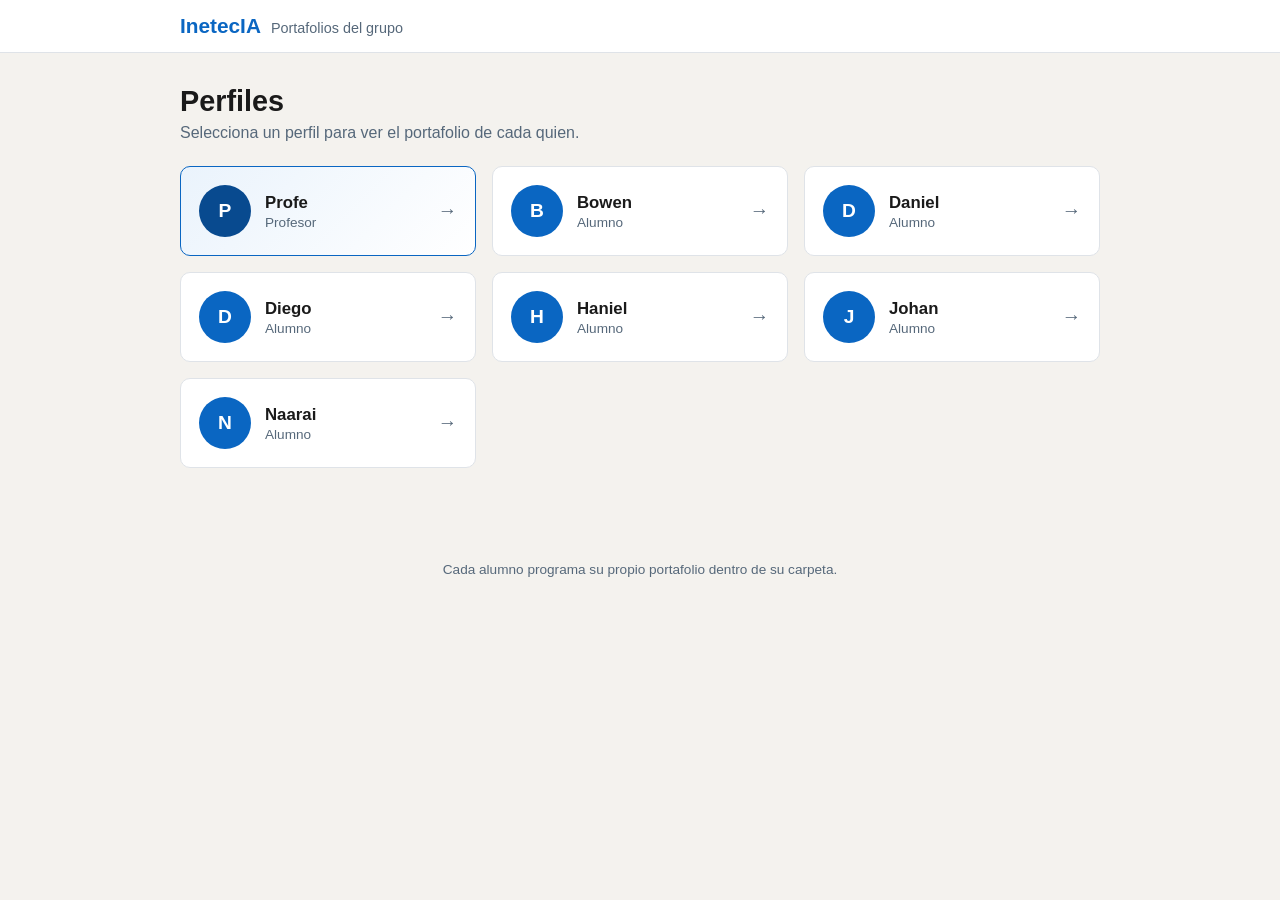
<file: docs/index.html>
<!DOCTYPE html>
<html lang="es">
<head>
  <meta charset="UTF-8">
  <meta name="viewport" content="width=device-width, initial-scale=1.0">
  <title>Portafolios InetecIA</title>
  <link rel="stylesheet" href="styles.css">
</head>
<body>
  <header class="topbar">
    <div class="topbar-inner">
      <span class="brand">InetecIA</span>
      <span class="tagline">Portafolios del grupo</span>
    </div>
  </header>

  <main class="container">
    <section class="intro">
      <h1>Perfiles</h1>
      <p>Selecciona un perfil para ver el portafolio de cada quien.</p>
    </section>

    <section class="profiles" id="profiles">
      <!-- Las tarjetas se generan dinámicamente en app.js -->
    </section>
  </main>

  <footer class="footer">
    <p>Cada alumno programa su propio portafolio dentro de su carpeta.</p>
  </footer>

  <script src="app.js"></script>
</body>
</html>
</file>
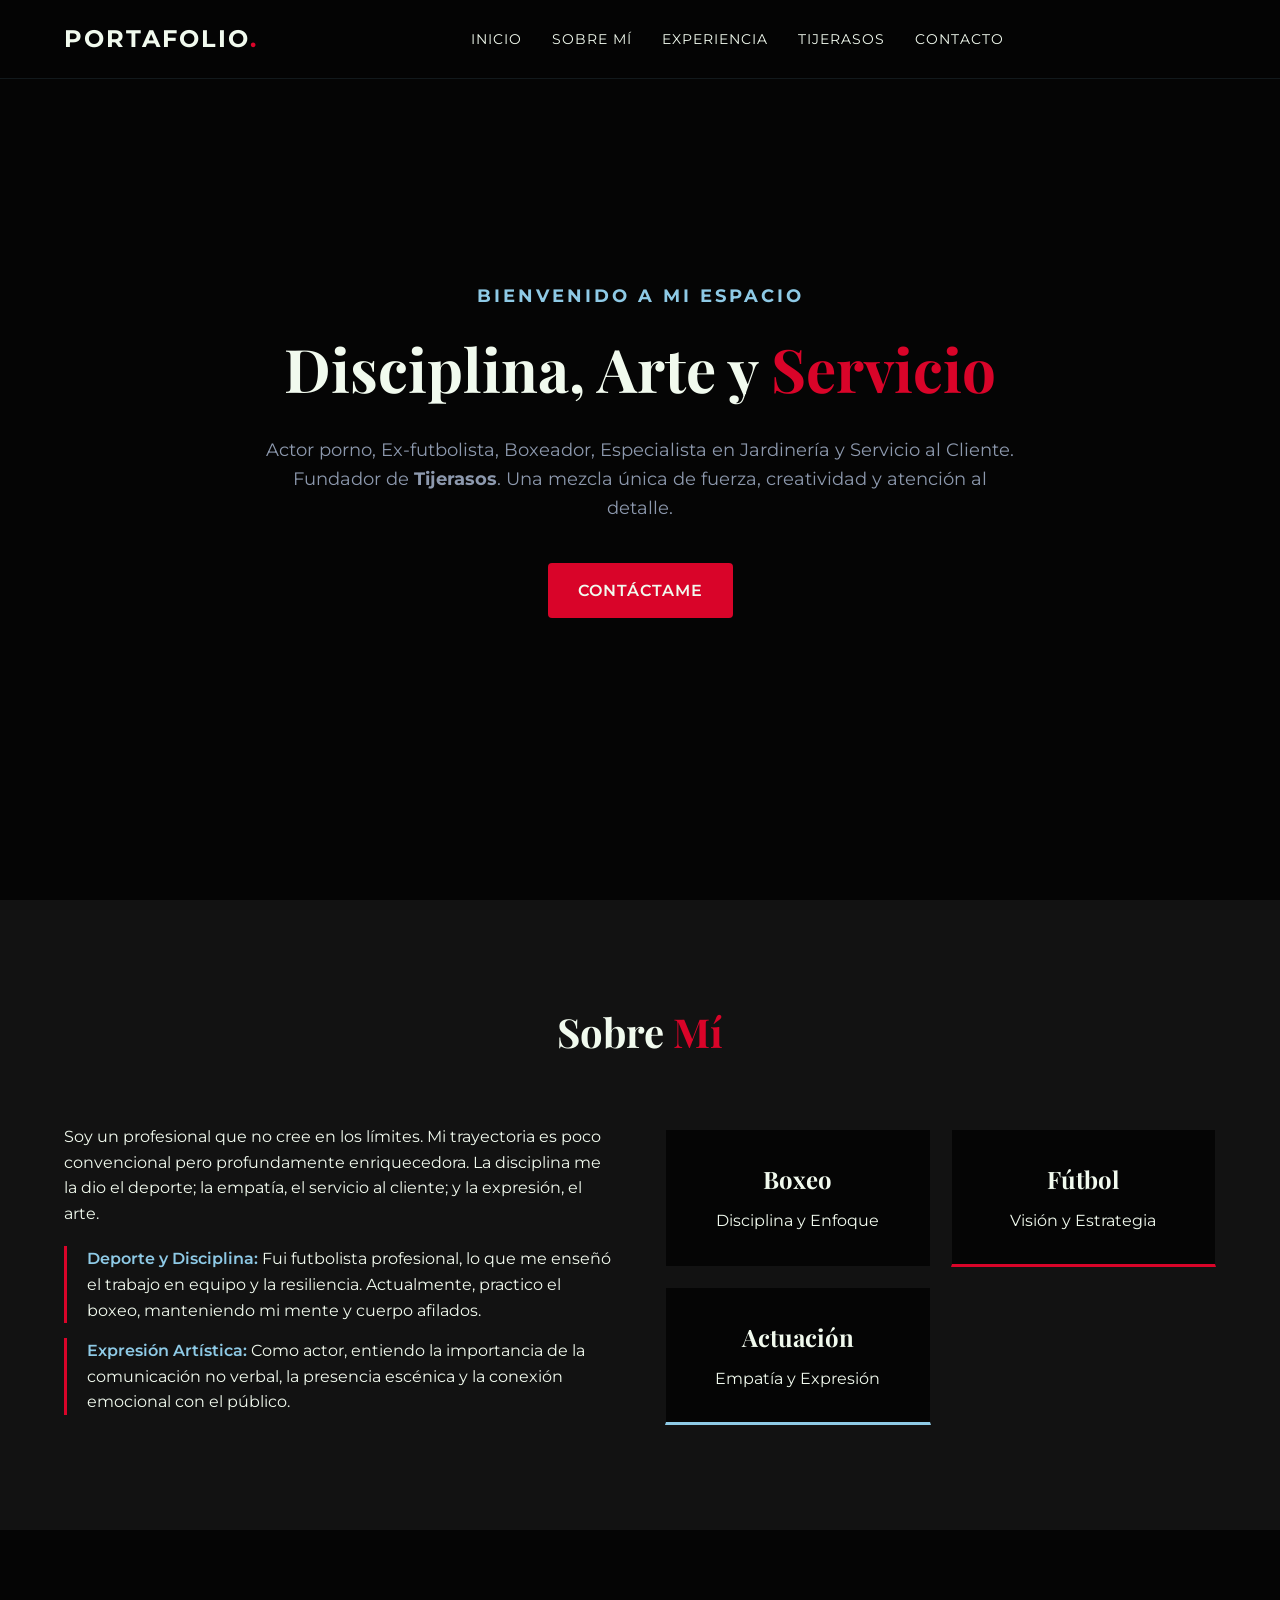
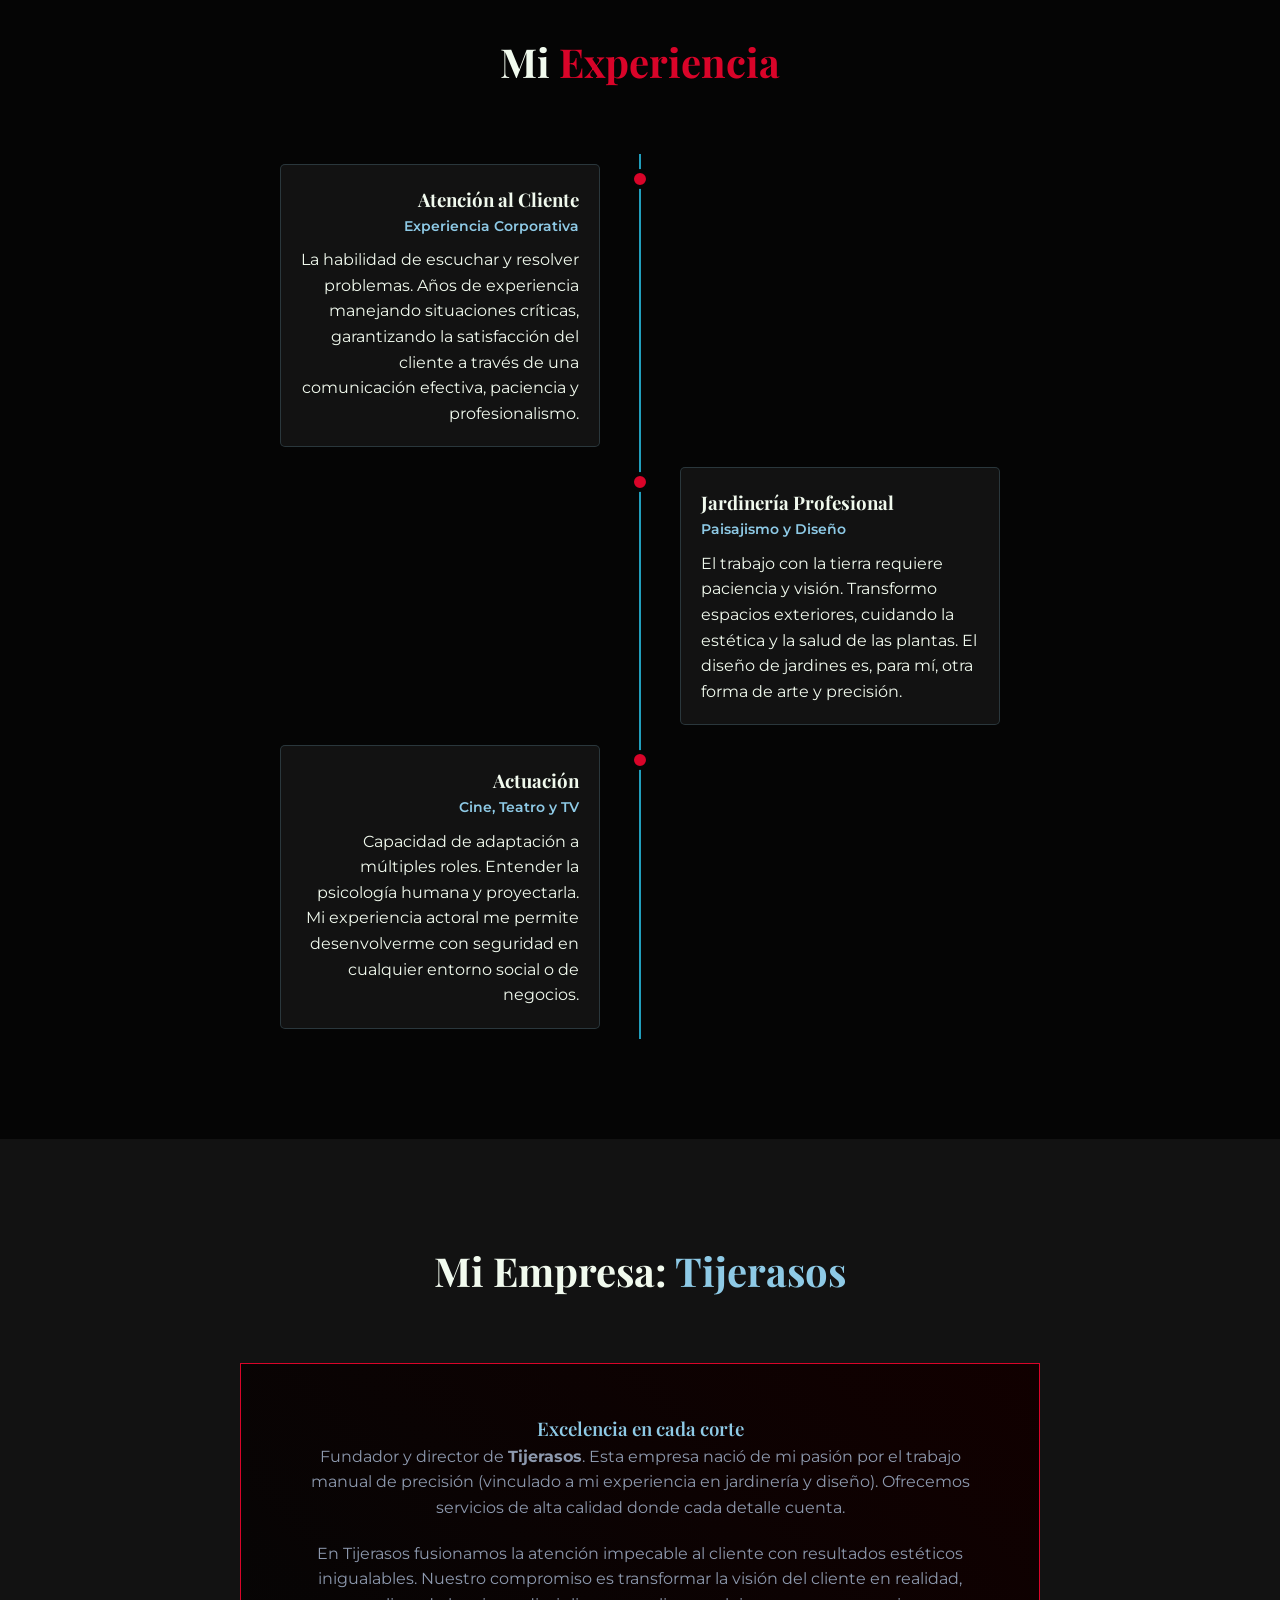
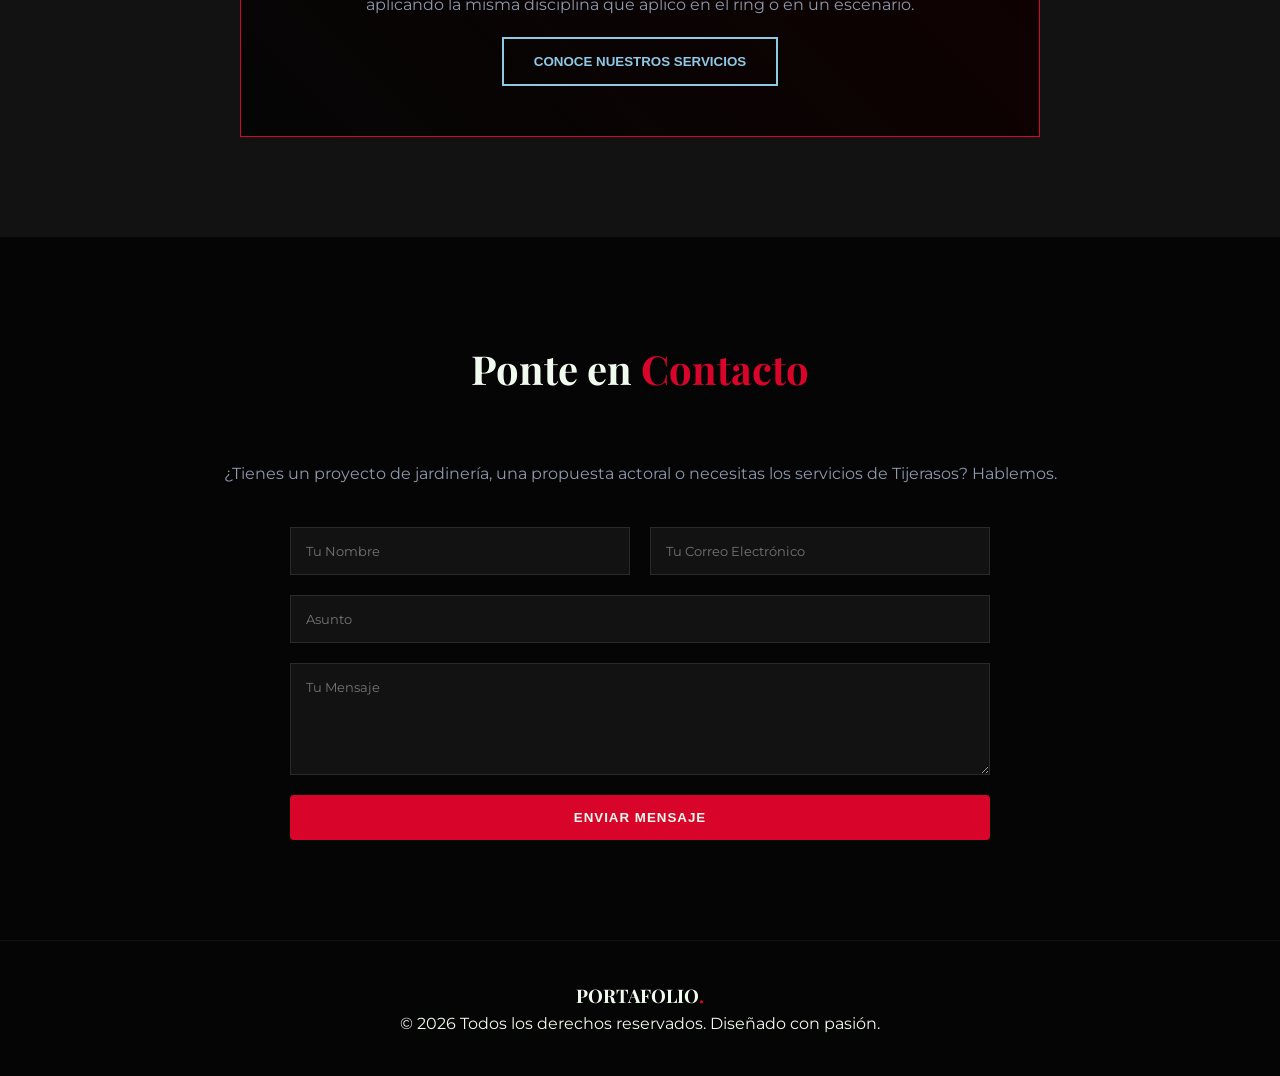
<file: docs/Bowen/indexbowen.html>
<!DOCTYPE html>
<html lang="es">
<head>
    <meta charset="UTF-8">
    <meta name="viewport" content="width=device-width, initial-scale=1.0">
    <title>Portafolio Profesional | Multidisciplinario</title>
    <link rel="stylesheet" href="stylesbowen.css">
    <!-- Fuentes de Google Fonts para un diseño elegante -->
    <link href="https://fonts.googleapis.com/css2?family=Montserrat:wght@300;400;600;700&family=Playfair+Display:wght@700&display=swap" rel="stylesheet">
</head>
<body>

    <!-- Navegación -->
    <nav id="navbar">
        <div class="logo">PORTAFOLIO<span>.</span></div>
        <ul class="nav-links">
            <li><a href="#inicio">Inicio</a></li>
            <li><a href="#sobre-mi">Sobre Mí</a></li>
            <li><a href="#experiencia">Experiencia</a></li>
            <li><a href="#tijerasos">Tijerasos</a></li>
            <li><a href="#contacto">Contacto</a></li>
        </ul>
        <div class="menu-toggle" id="mobile-menu">
            <span class="bar"></span>
            <span class="bar"></span>
            <span class="bar"></span>
        </div>
    </nav>

    <!-- Sección de Inicio (Hero) -->
    <header id="inicio" class="hero-section">
        <div class="hero-content reveal">
            <h2 class="subtitle">Bienvenido a mi espacio</h2>
            <h1 class="title">Disciplina, Arte y <span>Servicio</span></h1>
            <p class="description">
                Actor porno, Ex-futbolista, Boxeador, Especialista en Jardinería y Servicio al Cliente. 
                Fundador de <strong>Tijerasos</strong>. Una mezcla única de fuerza, creatividad y atención al detalle.
            </p>
            <a href="#contacto" class="btn-primary">Contáctame</a>
        </div>
    </header>

    <!-- Sección Sobre Mí -->
    <section id="sobre-mi" class="about-section dark-bg">
        <div class="container reveal">
            <h2 class="section-title">Sobre <span>Mí</span></h2>
            <div class="about-grid">
                <div class="about-text">
                    <p>Soy un profesional que no cree en los límites. Mi trayectoria es poco convencional pero profundamente enriquecedora. La disciplina me la dio el deporte; la empatía, el servicio al cliente; y la expresión, el arte.</p>
                    <ul class="skills-list">
                        <li><span class="blue-text">Deporte y Disciplina:</span> Fui futbolista profesional, lo que me enseñó el trabajo en equipo y la resiliencia. Actualmente, practico el boxeo, manteniendo mi mente y cuerpo afilados.</li>
                        <li><span class="blue-text">Expresión Artística:</span> Como actor, entiendo la importancia de la comunicación no verbal, la presencia escénica y la conexión emocional con el público.</li>
                    </ul>
                </div>
                <div class="about-stats">
                    <div class="stat-box">
                        <h3>Boxeo</h3>
                        <p>Disciplina y Enfoque</p>
                    </div>
                    <div class="stat-box red-box">
                        <h3>Fútbol</h3>
                        <p>Visión y Estrategia</p>
                    </div>
                    <div class="stat-box blue-box">
                        <h3>Actuación</h3>
                        <p>Empatía y Expresión</p>
                    </div>
                </div>
            </div>
        </div>
    </section>

    <!-- Sección de Experiencia Profesional -->
    <section id="experiencia" class="experience-section">
        <div class="container reveal">
            <h2 class="section-title">Mi <span>Experiencia</span></h2>
            <div class="timeline">
                <div class="timeline-item">
                    <div class="timeline-dot"></div>
                    <div class="timeline-content">
                        <h3>Atención al Cliente</h3>
                        <p class="timeline-date">Experiencia Corporativa</p>
                        <p>La habilidad de escuchar y resolver problemas. Años de experiencia manejando situaciones críticas, garantizando la satisfacción del cliente a través de una comunicación efectiva, paciencia y profesionalismo.</p>
                    </div>
                </div>
                <div class="timeline-item">
                    <div class="timeline-dot"></div>
                    <div class="timeline-content">
                        <h3>Jardinería Profesional</h3>
                        <p class="timeline-date">Paisajismo y Diseño</p>
                        <p>El trabajo con la tierra requiere paciencia y visión. Transformo espacios exteriores, cuidando la estética y la salud de las plantas. El diseño de jardines es, para mí, otra forma de arte y precisión.</p>
                    </div>
                </div>
                <div class="timeline-item">
                    <div class="timeline-dot"></div>
                    <div class="timeline-content">
                        <h3>Actuación</h3>
                        <p class="timeline-date">Cine, Teatro y TV</p>
                        <p>Capacidad de adaptación a múltiples roles. Entender la psicología humana y proyectarla. Mi experiencia actoral me permite desenvolverme con seguridad en cualquier entorno social o de negocios.</p>
                    </div>
                </div>
            </div>
        </div>
    </section>

    <!-- Sección de la Empresa -->
    <section id="tijerasos" class="company-section dark-bg">
        <div class="container reveal">
            <h2 class="section-title">Mi Empresa: <span class="brand-name">Tijerasos</span></h2>
            <div class="company-content">
                <div class="company-text">
                    <h3 class="blue-text">Excelencia en cada corte</h3>
                    <p>Fundador y director de <strong>Tijerasos</strong>. Esta empresa nació de mi pasión por el trabajo manual de precisión (vinculado a mi experiencia en jardinería y diseño). Ofrecemos servicios de alta calidad donde cada detalle cuenta.</p>
                    <p>En Tijerasos fusionamos la atención impecable al cliente con resultados estéticos inigualables. Nuestro compromiso es transformar la visión del cliente en realidad, aplicando la misma disciplina que aplico en el ring o en un escenario.</p>
                    <button class="btn-secondary">Conoce nuestros servicios</button>
                </div>
            </div>
        </div>
    </section>

    <!-- Sección de Contacto -->
    <section id="contacto" class="contact-section">
        <div class="container reveal">
            <h2 class="section-title">Ponte en <span>Contacto</span></h2>
            <p class="contact-subtitle">¿Tienes un proyecto de jardinería, una propuesta actoral o necesitas los servicios de Tijerasos? Hablemos.</p>
            <form id="contact-form" class="contact-form">
                <div class="input-group">
                    <input type="text" placeholder="Tu Nombre" required>
                    <input type="email" placeholder="Tu Correo Electrónico" required>
                </div>
                <input type="text" placeholder="Asunto" required>
                <textarea rows="5" placeholder="Tu Mensaje" required></textarea>
                <button type="submit" class="btn-primary">Enviar Mensaje</button>
            </form>
        </div>
    </section>

    <!-- Pie de página -->
    <footer>
        <div class="footer-content">
            <h3>PORTAFOLIO<span>.</span></h3>
            <p>© 2026 Todos los derechos reservados. Diseñado con pasión.</p>
        </div>
    </footer>

    <!-- Archivo JS solicitado -->
    <script src="appbowen.js"></script>
</body>
</html>
</file>
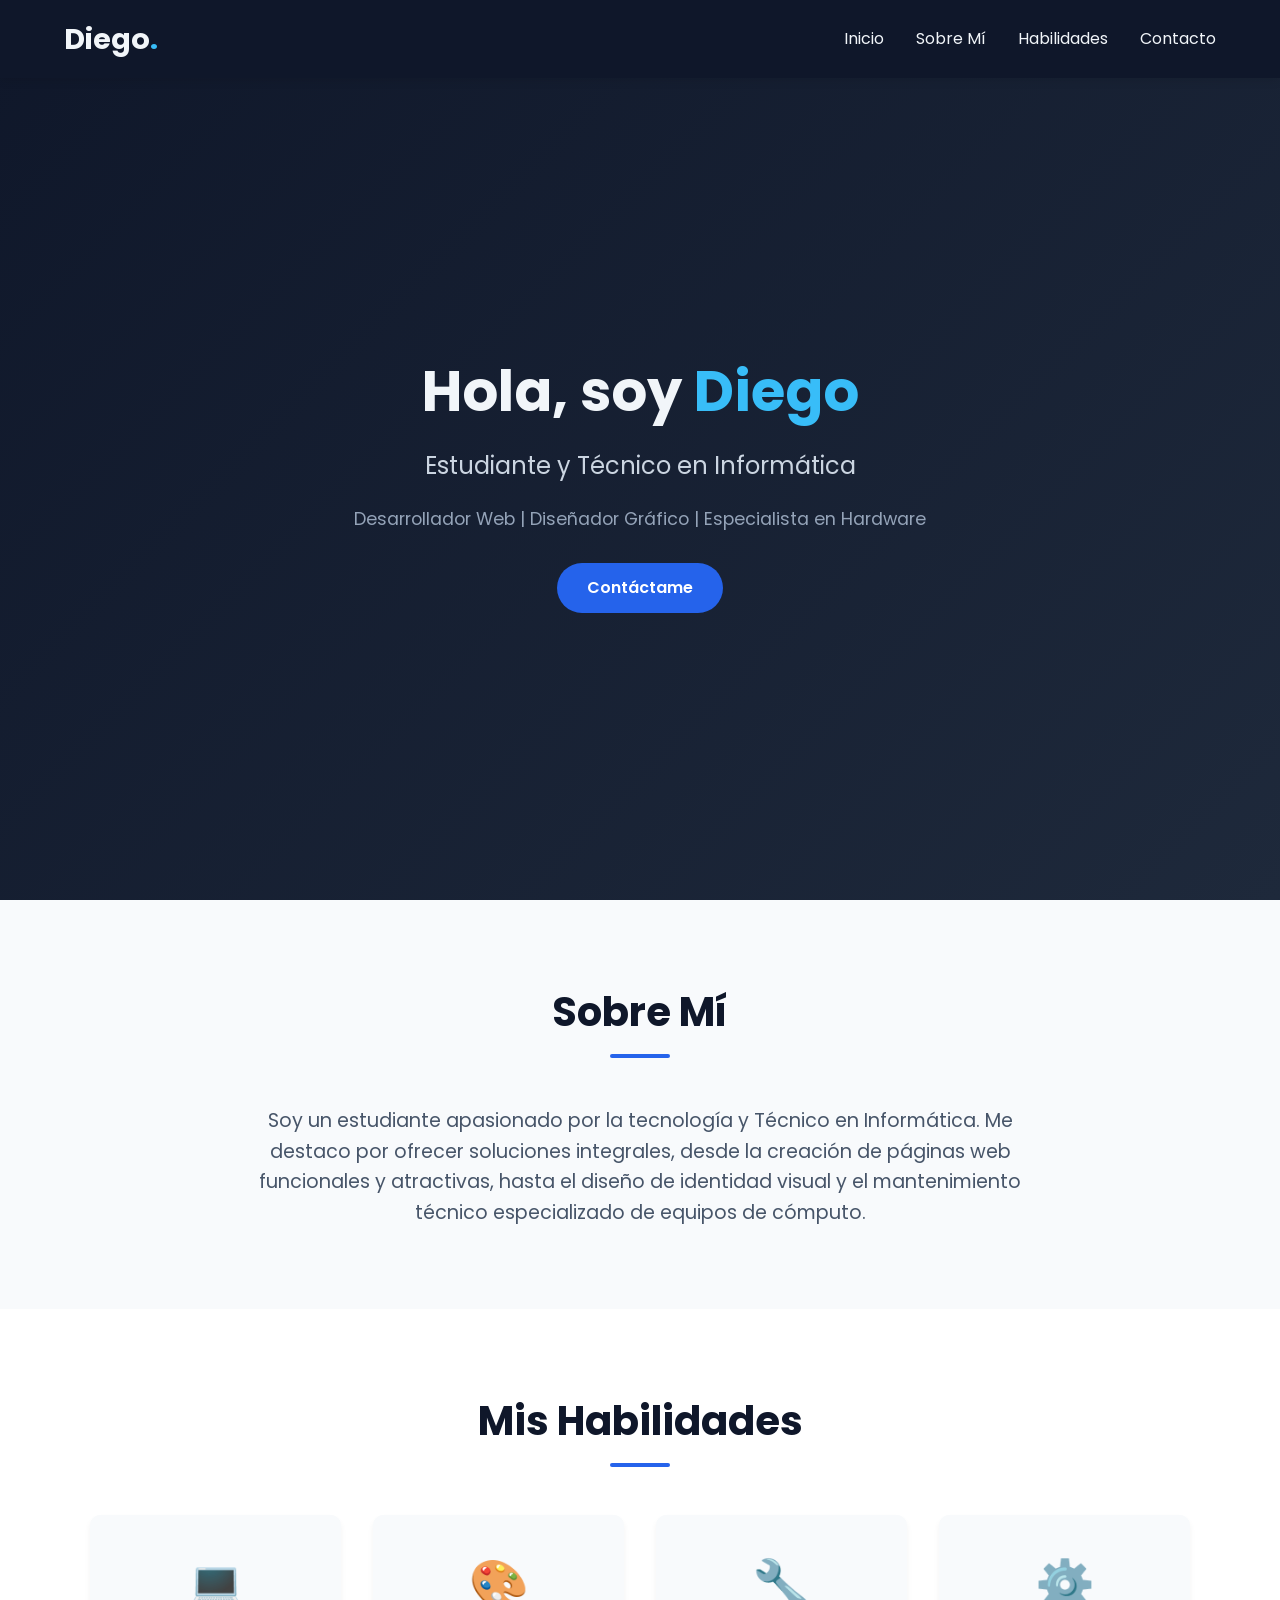
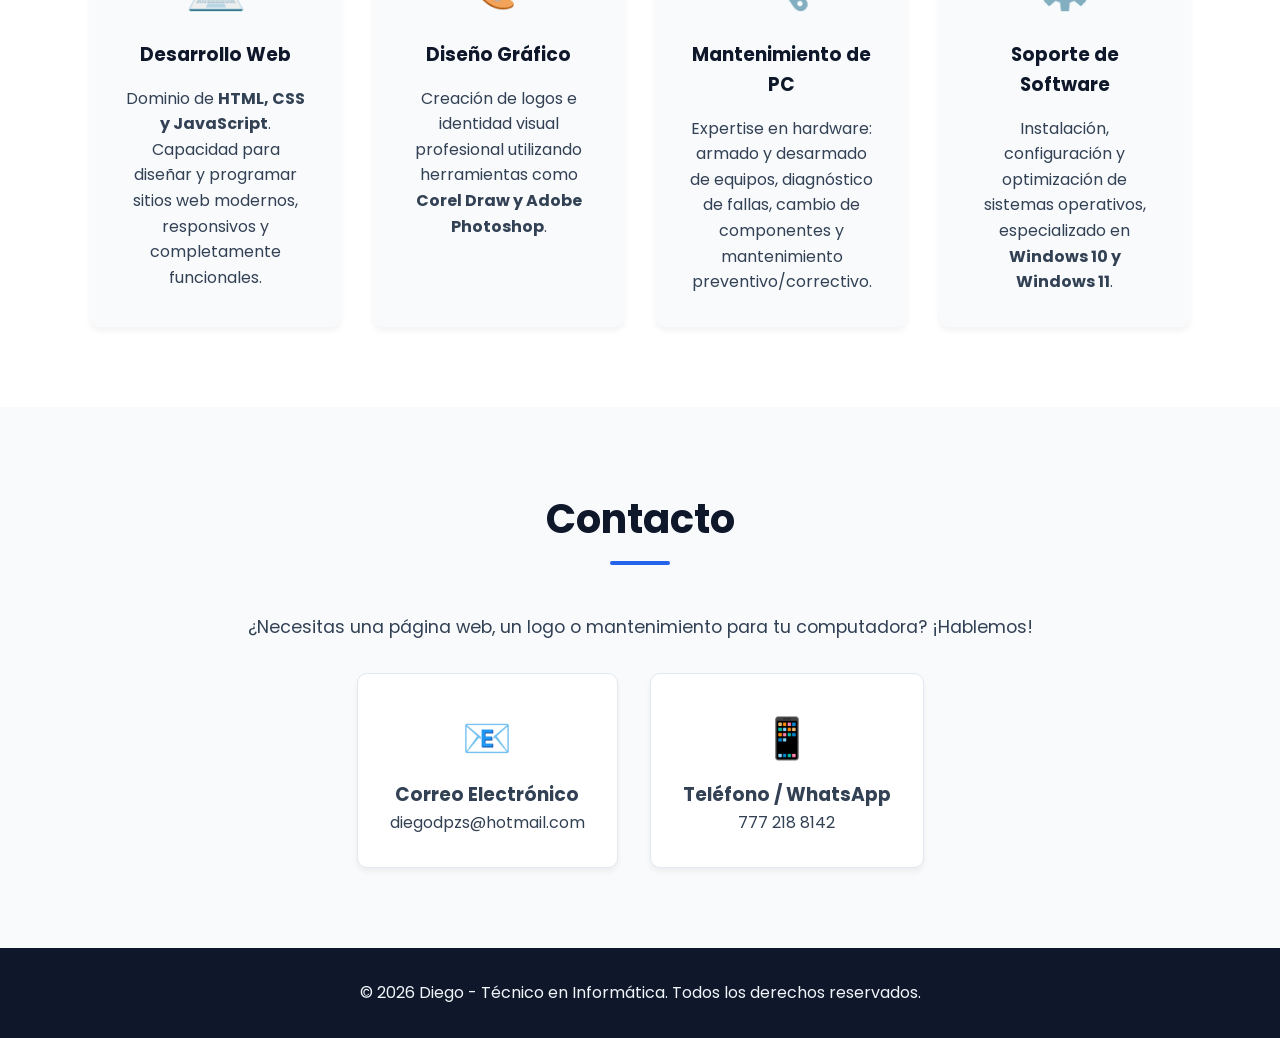
<file: docs/Diego/indexdiego.html>
<!DOCTYPE html>
<html lang="es">
<head>
    <meta charset="UTF-8">
    <meta name="viewport" content="width=device-width, initial-scale=1.0">
    <title>Portafolio - Diego | Técnico en Informática</title>
    <link rel="stylesheet" href="stylesdiego.css">
</head>
<body>
    <header>
        <nav>
            <div class="logo">Diego<span>.</span></div>
            <ul class="nav-links">
                <li><a href="#inicio">Inicio</a></li>
                <li><a href="#sobre-mi">Sobre Mí</a></li>
                <li><a href="#habilidades">Habilidades</a></li>
                <li><a href="#contacto">Contacto</a></li>
            </ul>
        </nav>
    </header>

    <main>
        <section id="inicio" class="hero">
            <div class="hero-content">
                <h1>Hola, soy <span class="highlight">Diego</span></h1>
                <h2>Estudiante y Técnico en Informática</h2>
                <p>Desarrollador Web | Diseñador Gráfico | Especialista en Hardware</p>
                <a href="#contacto" class="btn">Contáctame</a>
            </div>
        </section>

        <section id="sobre-mi" class="section">
            <div class="container">
                <h2 class="section-title">Sobre Mí</h2>
                <p class="about-text">Soy un estudiante apasionado por la tecnología y Técnico en Informática. Me destaco por ofrecer soluciones integrales, desde la creación de páginas web funcionales y atractivas, hasta el diseño de identidad visual y el mantenimiento técnico especializado de equipos de cómputo.</p>
            </div>
        </section>

        <section id="habilidades" class="section bg-light">
            <div class="container">
                <h2 class="section-title">Mis Habilidades</h2>
                <div class="skills-grid">
                    <div class="skill-card">
                        <div class="icon">💻</div>
                        <h3>Desarrollo Web</h3>
                        <p>Dominio de <strong>HTML, CSS y JavaScript</strong>. Capacidad para diseñar y programar sitios web modernos, responsivos y completamente funcionales.</p>
                    </div>
                    <div class="skill-card">
                        <div class="icon">🎨</div>
                        <h3>Diseño Gráfico</h3>
                        <p>Creación de logos e identidad visual profesional utilizando herramientas como <strong>Corel Draw y Adobe Photoshop</strong>.</p>
                    </div>
                    <div class="skill-card">
                        <div class="icon">🔧</div>
                        <h3>Mantenimiento de PC</h3>
                        <p>Expertise en hardware: armado y desarmado de equipos, diagnóstico de fallas, cambio de componentes y mantenimiento preventivo/correctivo.</p>
                    </div>
                    <div class="skill-card">
                        <div class="icon">⚙️</div>
                        <h3>Soporte de Software</h3>
                        <p>Instalación, configuración y optimización de sistemas operativos, especializado en <strong>Windows 10 y Windows 11</strong>.</p>
                    </div>
                </div>
            </div>
        </section>

        <section id="contacto" class="section">
            <div class="container">
                <h2 class="section-title">Contacto</h2>
                <p class="contact-text">¿Necesitas una página web, un logo o mantenimiento para tu computadora? ¡Hablemos!</p>
                <div class="contact-cards">
                    <a href="mailto:diegodpzs@hotmail.com" class="contact-card">
                        <div class="contact-icon">📧</div>
                        <h3>Correo Electrónico</h3>
                        <p>diegodpzs@hotmail.com</p>
                    </a>
                    <a href="tel:+527772188142" class="contact-card">
                        <div class="contact-icon">📱</div>
                        <h3>Teléfono / WhatsApp</h3>
                        <p>777 218 8142</p>
                    </a>
                </div>
            </div>
        </section>
    </main>

    <footer>
        <p>&copy; 2026 Diego - Técnico en Informática. Todos los derechos reservados.</p>
    </footer>

    <script src="appdiego.js"></script>
</body>
</html>
</file>
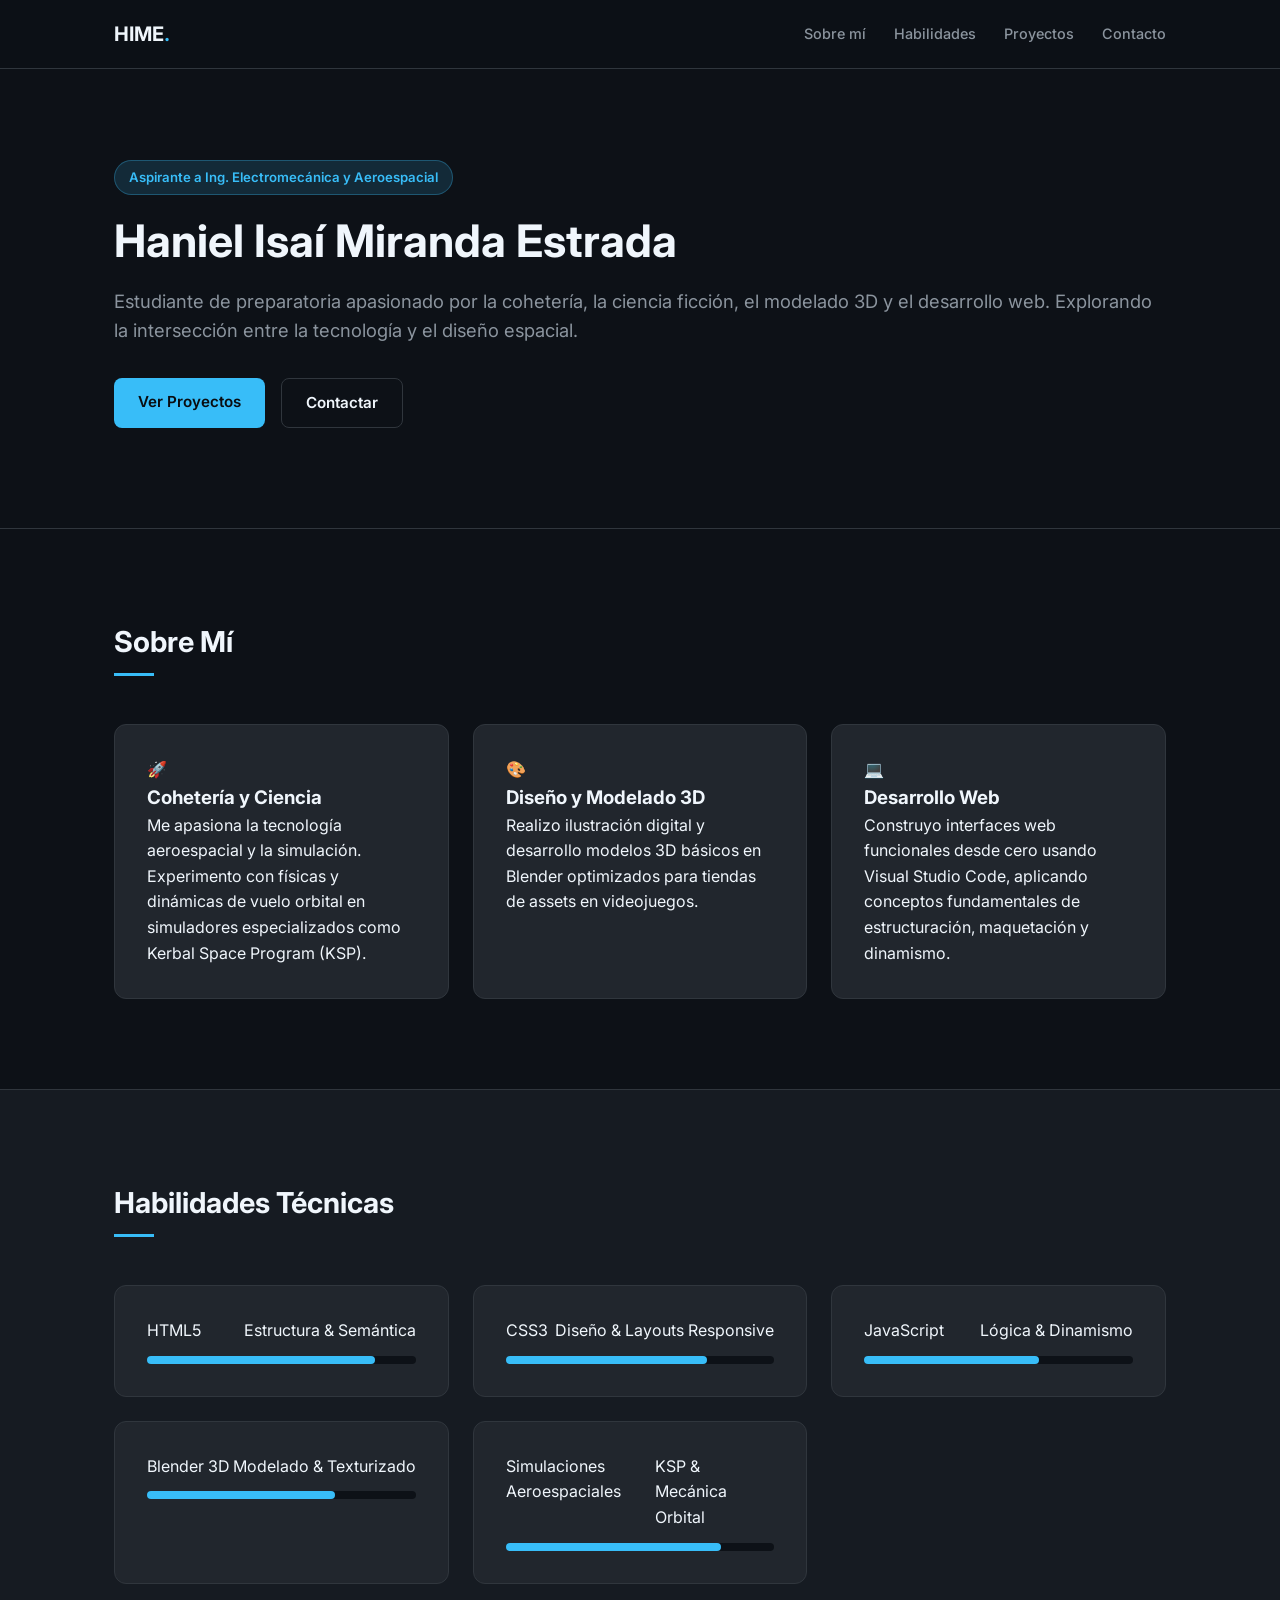
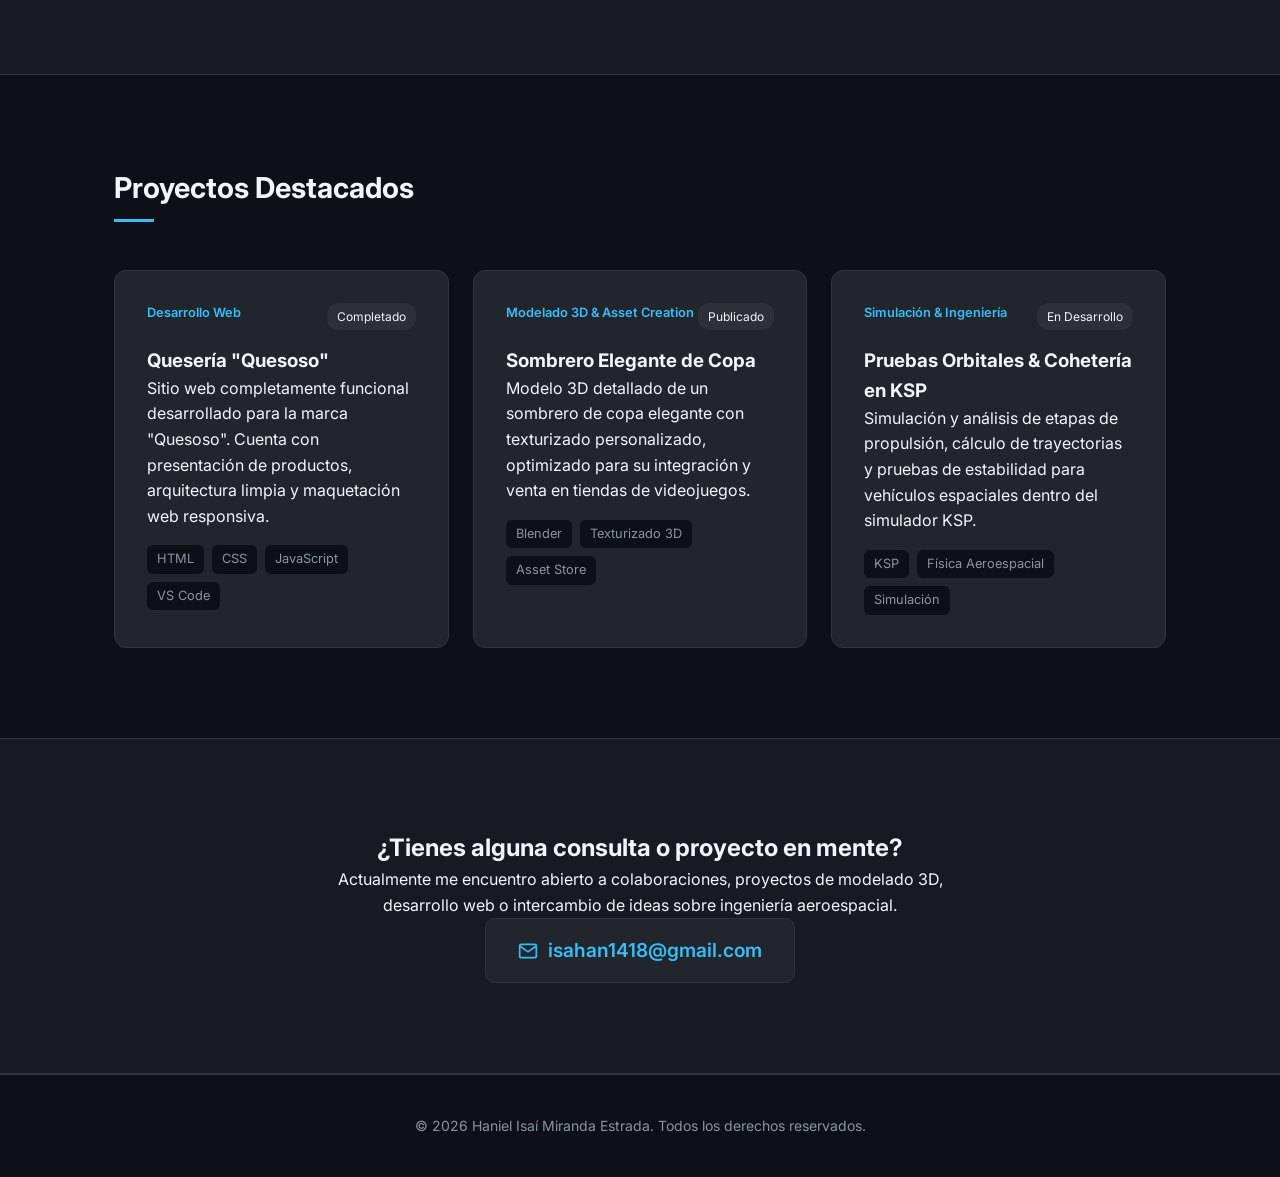
<file: docs/Haniel/indexhaniel.html>
<!DOCTYPE html>
<html lang="es">
<head>
    <meta charset="UTF-8">
    <meta name="viewport" content="width=device-width, initial-scale=1.0">
    <title>Haniel Isaí Miranda Estrada | Portafolio</title>
    <link rel="stylesheet" href="stylescss.css">
    <link rel="preconnect" href="https://fonts.googleapis.com">
    <link rel="preconnect" href="https://fonts.gstatic.com" crossorigin>
    <link href="https://fonts.googleapis.com/css2?family=Inter:wght@300;400;500;600;700&display=swap" rel="stylesheet">
</head>
<body>

    <!-- Header Navigation -->
    <header class="navbar">
        <div class="container nav-container">
            <a href="#" class="logo">HIME<span>.</span></a>
            <nav>
                <ul class="nav-links">
                    <li><a href="#about">Sobre mí</a></li>
                    <li><a href="#skills">Habilidades</a></li>
                    <li><a href="#projects">Proyectos</a></li>
                    <li><a href="#contact">Contacto</a></li>
                </ul>
            </nav>
        </div>
    </header>

    <!-- Hero Section -->
    <section class="hero">
        <div class="container hero-content">
            <span class="badge">Aspirante a Ing. Electromecánica y Aeroespacial</span>
            <h1>Haniel Isaí Miranda Estrada</h1>
            <p class="subtitle">Estudiante de preparatoria apasionado por la cohetería, la ciencia ficción, el modelado 3D y el desarrollo web. Explorando la intersección entre la tecnología y el diseño espacial.</p>
            <div class="hero-buttons">
                <a href="#projects" class="btn btn-primary">Ver Proyectos</a>
                <a href="#contact" class="btn btn-secondary">Contactar</a>
            </div>
        </div>
    </section>

    <!-- About Section -->
    <section id="about" class="section">
        <div class="container">
            <h2 class="section-title">Sobre Mí</h2>
            <div class="about-grid">
                <div class="about-card">
                    <div class="icon">🚀</div>
                    <h3>Cohetería y Ciencia</h3>
                    <p>Me apasiona la tecnología aeroespacial y la simulación. Experimento con físicas y dinámicas de vuelo orbital en simuladores especializados como Kerbal Space Program (KSP).</p>
                </div>
                <div class="about-card">
                    <div class="icon">🎨</div>
                    <h3>Diseño y Modelado 3D</h3>
                    <p>Realizo ilustración digital y desarrollo modelos 3D básicos en Blender optimizados para tiendas de assets en videojuegos.</p>
                </div>
                <div class="about-card">
                    <div class="icon">💻</div>
                    <h3>Desarrollo Web</h3>
                    <p>Construyo interfaces web funcionales desde cero usando Visual Studio Code, aplicando conceptos fundamentales de estructuración, maquetación y dinamismo.</p>
                </div>
            </div>
        </div>
    </section>

    <!-- Skills Section -->
    <section id="skills" class="section bg-alt">
        <div class="container">
            <h2 class="section-title">Habilidades Técnicas</h2>
            <div class="skills-grid">
                <div class="skill-card">
                    <div class="skill-header">
                        <span class="skill-name">HTML5</span>
                        <span class="skill-level">Estructura & Semántica</span>
                    </div>
                    <div class="progress-bar"><div class="progress" style="width: 85%;"></div></div>
                </div>
                <div class="skill-card">
                    <div class="skill-header">
                        <span class="skill-name">CSS3</span>
                        <span class="skill-level">Diseño & Layouts Responsive</span>
                    </div>
                    <div class="progress-bar"><div class="progress" style="width: 75%;"></div></div>
                </div>
                <div class="skill-card">
                    <div class="skill-header">
                        <span class="skill-name">JavaScript</span>
                        <span class="skill-level">Lógica & Dinamismo</span>
                    </div>
                    <div class="progress-bar"><div class="progress" style="width: 65%;"></div></div>
                </div>
                <div class="skill-card">
                    <div class="skill-header">
                        <span class="skill-name">Blender 3D</span>
                        <span class="skill-level">Modelado & Texturizado</span>
                    </div>
                    <div class="progress-bar"><div class="progress" style="width: 70%;"></div></div>
                </div>
                <div class="skill-card">
                    <div class="skill-header">
                        <span class="skill-name">Simulaciones Aeroespaciales</span>
                        <span class="skill-level">KSP & Mecánica Orbital</span>
                    </div>
                    <div class="progress-bar"><div class="progress" style="width: 80%;"></div></div>
                </div>
            </div>
        </div>
    </section>

    <!-- Projects Section -->
    <section id="projects" class="section">
        <div class="container">
            <h2 class="section-title">Proyectos Destacados</h2>
            <div class="projects-grid">
                
                <div class="project-card">
                    <div class="project-header">
                        <span class="project-category">Desarrollo Web</span>
                        <span class="project-status">Completado</span>
                    </div>
                    <h3>Quesería "Quesoso"</h3>
                    <p>Sitio web completamente funcional desarrollado para la marca "Quesoso". Cuenta con presentación de productos, arquitectura limpia y maquetación web responsiva.</p>
                    <div class="tech-stack">
                        <span>HTML</span>
                        <span>CSS</span>
                        <span>JavaScript</span>
                        <span>VS Code</span>
                    </div>
                </div>

                <div class="project-card">
                    <div class="project-header">
                        <span class="project-category">Modelado 3D & Asset Creation</span>
                        <span class="project-status">Publicado</span>
                    </div>
                    <h3>Sombrero Elegante de Copa</h3>
                    <p>Modelo 3D detallado de un sombrero de copa elegante con texturizado personalizado, optimizado para su integración y venta en tiendas de videojuegos.</p>
                    <div class="tech-stack">
                        <span>Blender</span>
                        <span>Texturizado 3D</span>
                        <span>Asset Store</span>
                    </div>
                </div>

                <div class="project-card">
                    <div class="project-header">
                        <span class="project-category">Simulación & Ingeniería</span>
                        <span class="project-status">En Desarrollo</span>
                    </div>
                    <h3>Pruebas Orbitales & Cohetería en KSP</h3>
                    <p>Simulación y análisis de etapas de propulsión, cálculo de trayectorias y pruebas de estabilidad para vehículos espaciales dentro del simulador KSP.</p>
                    <div class="tech-stack">
                        <span>KSP</span>
                        <span>Física Aeroespacial</span>
                        <span>Simulación</span>
                    </div>
                </div>

            </div>
        </div>
    </section>

    <!-- Contact Section -->
    <section id="contact" class="section bg-alt">
        <div class="container">
            <div class="contact-box">
                <h2>¿Tienes alguna consulta o proyecto en mente?</h2>
                <p>Actualmente me encuentro abierto a colaboraciones, proyectos de modelado 3D, desarrollo web o intercambio de ideas sobre ingeniería aeroespacial.</p>
                <div class="email-wrapper">
                    <a href="mailto:isahan1418@gmail.com" class="email-link">
                        <svg width="20" height="20" viewBox="0 0 24 24" fill="none" stroke="currentColor" stroke-width="2"><path d="M4 4h16c1.1 0 2 .9 2 2v12c0 1.1-.9 2-2 2H4c-1.1 0-2-.9-2-2V6c0-1.1.9-2 2-2z"></path><polyline points="22,6 12,13 2,6"></polyline></svg>
                        isahan1418@gmail.com
                    </a>
                </div>
            </div>
        </div>
    </section>

    <!-- Footer -->
    <footer>
        <div class="container footer-content">
            <p>&copy; 2026 Haniel Isaí Miranda Estrada. Todos los derechos reservados.</p>
        </div>
    </footer>

    <script src="apphaniel.js"></script>
</body>
</html>
</file>
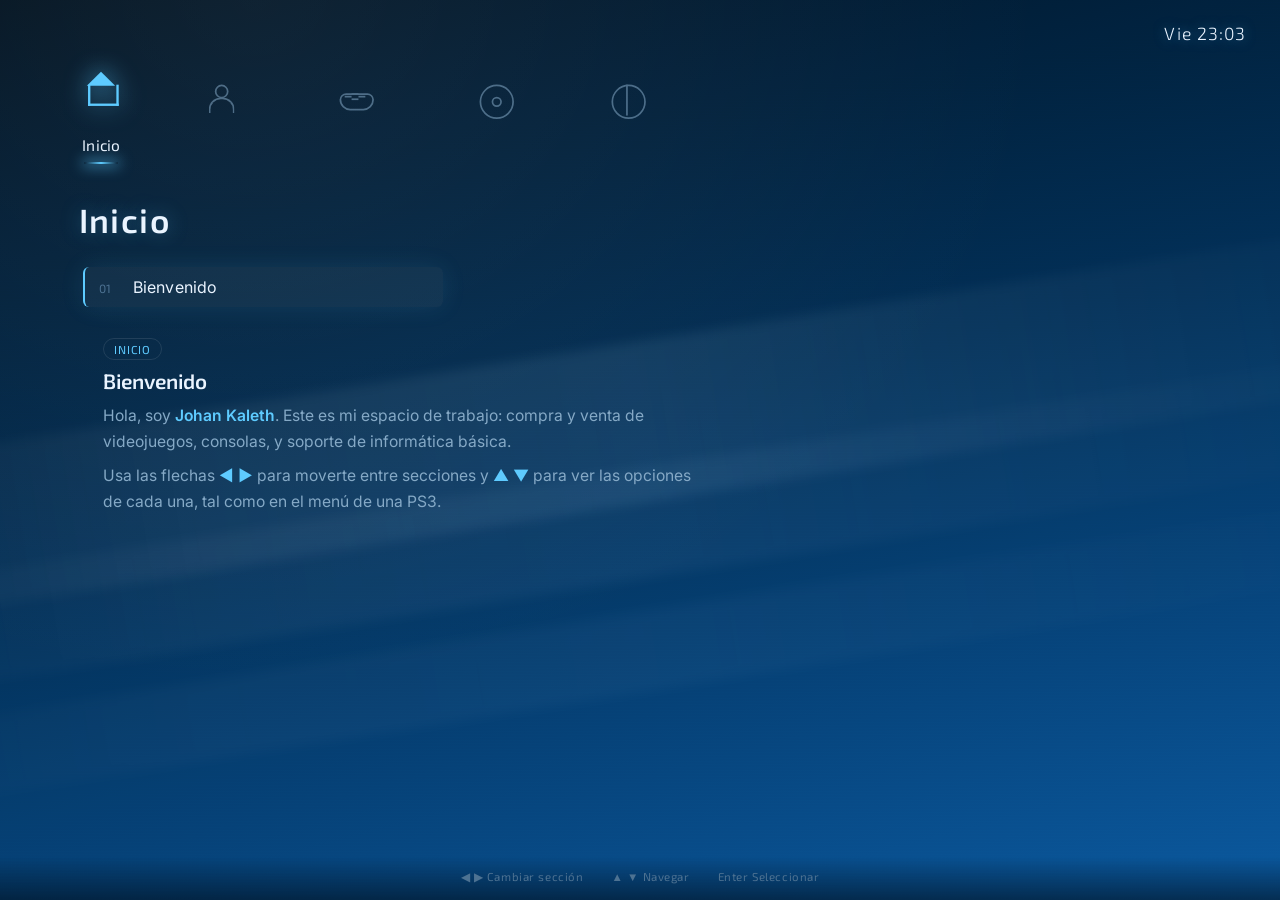
<file: docs/Johan/indexjohan.html>
<!DOCTYPE html>
<html lang="es">
<head>
<meta charset="UTF-8">
<meta name="viewport" content="width=device-width, initial-scale=1.0">
<title>Johan Kaleth — Portafolio</title>
<link rel="preconnect" href="https://fonts.googleapis.com">
<link rel="preconnect" href="https://fonts.gstatic.com" crossorigin>
<link href="https://fonts.googleapis.com/css2?family=Exo+2:wght@300;400;600;700&family=Inter:wght@400;500;600&display=swap" rel="stylesheet">
<link rel="stylesheet" href="stylesjohan.css">
</head>
<body>

  <!-- Pantalla de arranque tipo consola -->
  <div class="boot-splash" id="bootSplash">
    <div class="boot-logo">JOHAN KALETH</div>
    <div class="boot-bar"><span></span></div>
  </div>

  <!-- Fondo tipo XMB: gradiente + ondas de seda animadas -->
  <div class="xmb-bg">
    <div class="wave wave-1"></div>
    <div class="wave wave-2"></div>
    <div class="wave wave-3"></div>
    <div class="scanlines"></div>
  </div>

  <!-- Reloj estilo esquina superior derecha del XMB -->
  <div class="xmb-clock" id="clock"></div>

  <main class="xmb" id="xmb">

    <!-- Fila horizontal de categorías (íconos) -->
    <nav class="xmb-categories" id="categories" aria-label="Categorías del portafolio">
      <span class="cat-indicator" id="catIndicator"></span>
      <button class="category" data-cat="inicio" tabindex="0">
        <span class="icon icon-home"></span>
        <span class="cat-label">Inicio</span>
      </button>
      <button class="category" data-cat="sobre-mi" tabindex="0">
        <span class="icon icon-user"></span>
        <span class="cat-label">Sobre mí</span>
      </button>
      <button class="category" data-cat="habilidades" tabindex="0">
        <span class="icon icon-controller"></span>
        <span class="cat-label">Habilidades</span>
      </button>
      <button class="category" data-cat="proyectos" tabindex="0">
        <span class="icon icon-disc"></span>
        <span class="cat-label">Proyectos</span>
      </button>
      <button class="category" data-cat="contacto" tabindex="0">
        <span class="icon icon-globe"></span>
        <span class="cat-label">Contacto</span>
      </button>
    </nav>

    <!-- Título de categoría activa -->
    <div class="active-cat-title" id="activeCatTitle">Inicio</div>

    <!-- Columna vertical de items de la categoría activa -->
    <div class="xmb-items" id="itemsColumn"></div>

    <!-- Panel de contenido / detalle del item seleccionado -->
    <section class="xmb-detail" id="detailPanel"></section>

  </main>

  <!-- Barra inferior de ayuda tipo consola -->
  <footer class="xmb-help">
    <span>◀ ▶ Cambiar sección</span>
    <span>▲ ▼ Navegar</span>
    <span>Enter Seleccionar</span>
  </footer>

  <!-- Ayuda táctil visible solo en móvil -->
  <footer class="xmb-help-mobile">
    <span>👈 👉 Desliza para cambiar de sección</span>
    <span>Toca un elemento para verlo</span>
  </footer>

  <script src="appjohan.js"></script>
</body>
</html>
</file>
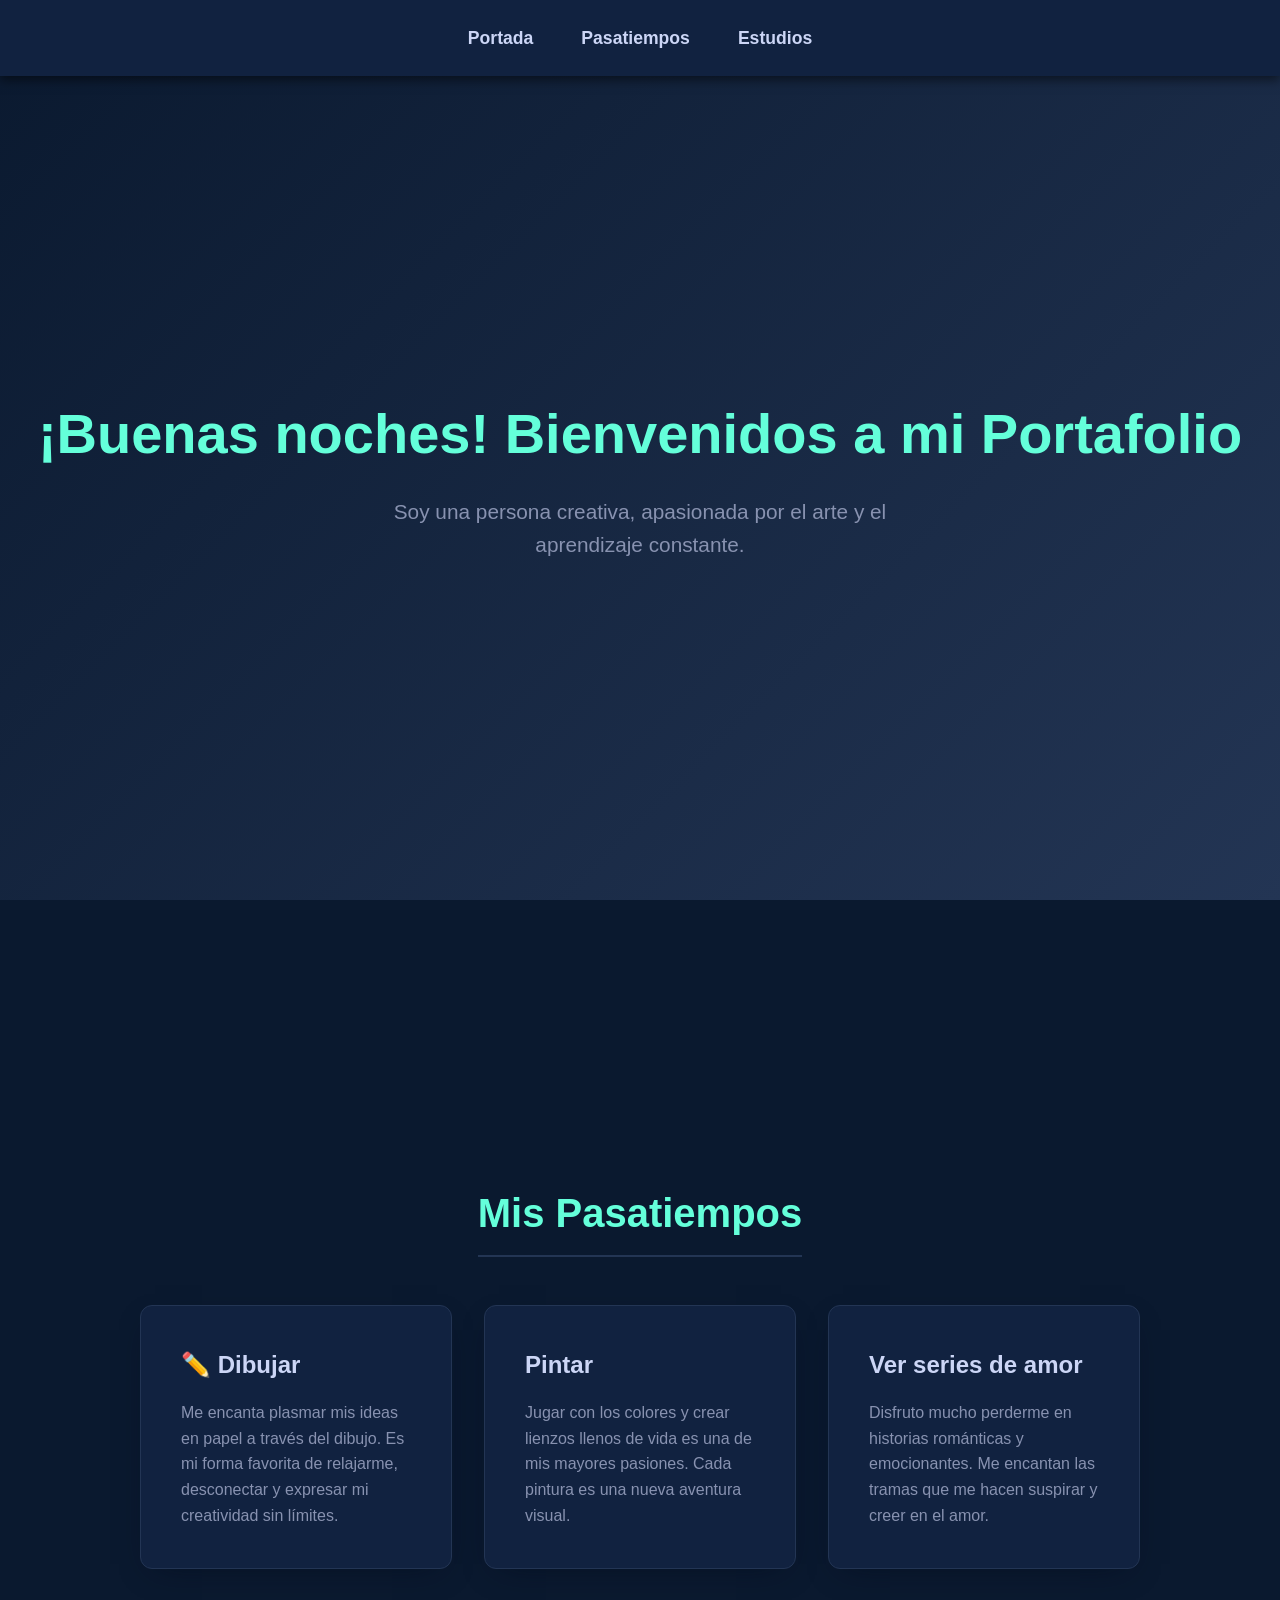
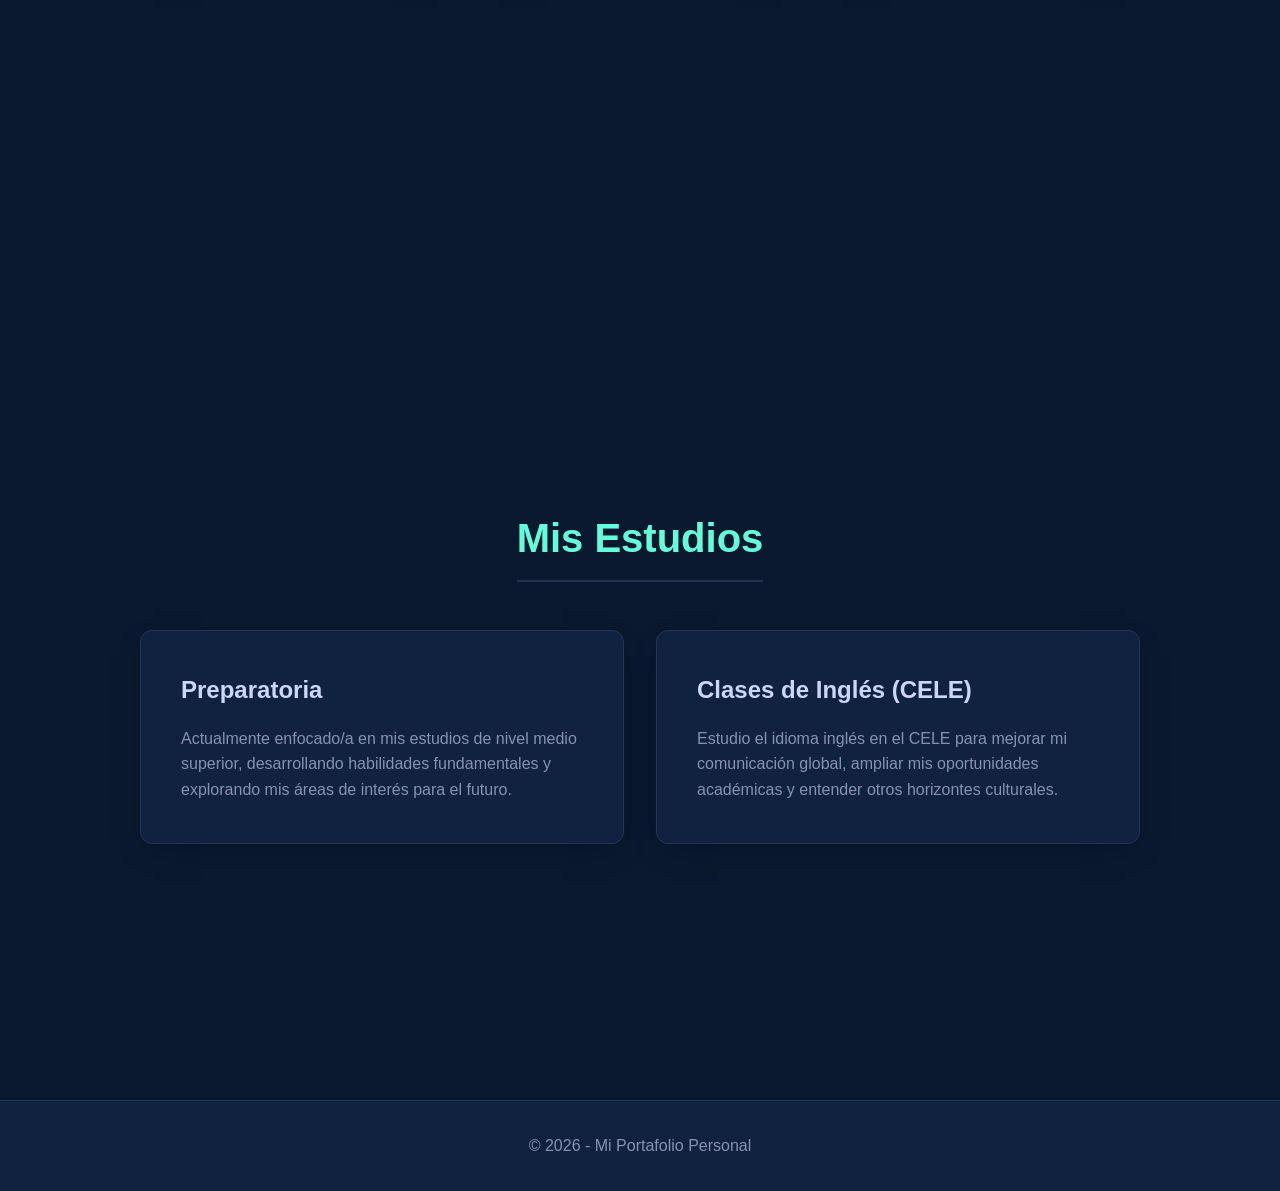
<file: docs/Naarai/indexnaarai.html>
<!DOCTYPE html>
<html lang="es">
<head>
    <meta charset="UTF-8">
    <meta name="viewport" content="width=device-width, initial-scale=1.0">
    <title>Mi Portafolio</title>
    <!-- Enlazamos nuestra hoja de estilos -->
    <link rel="stylesheet" href="stylesnaarai.css">
</head>
<body>
    <!-- ÍNDICE (Barra de Navegación) -->
    <nav id="indice">
        <ul>
            <li><a href="#portada">Portada</a></li>
            <li><a href="#pasatiempos">Pasatiempos</a></li>
            <li><a href="#estudios">Estudios</a></li>
        </ul>
    </nav>

    <!-- PORTADA -->
    <header id="portada" class="seccion">
        <div class="contenido-portada">
            <!-- Este saludo cambiará según la hora usando JavaScript -->
            <h1 id="saludo">¡Hola! Bienvenidos a mi Portafolio</h1>
            <p>Soy una persona creativa, apasionada por el arte y el aprendizaje constante.</p>
        </div>
    </header>

    <!-- DESARROLLO -->
    <main id="desarrollo">
        
        <!-- Sección de Pasatiempos -->
        <section id="pasatiempos" class="seccion">
            <h2>Mis Pasatiempos</h2>
            <div class="grid-tarjetas">
                <div class="tarjeta">
                    <h3>✏️ Dibujar</h3>
                    <p>Me encanta plasmar mis ideas en papel a través del dibujo. Es mi forma favorita de relajarme, desconectar y expresar mi creatividad sin límites.</p>
                </div>
                <div class="tarjeta">
                    <h3> Pintar</h3>
                    <p>Jugar con los colores y crear lienzos llenos de vida es una de mis mayores pasiones. Cada pintura es una nueva aventura visual.</p>
                </div>
                <div class="tarjeta">
                    <h3> Ver series de amor</h3>
                    <p>Disfruto mucho perderme en historias románticas y emocionantes. Me encantan las tramas que me hacen suspirar y creer en el amor.</p>
                </div>
            </div>
        </section>

        <!-- Sección de Estudios -->
        <section id="estudios" class="seccion">
            <h2>Mis Estudios</h2>
            <div class="grid-tarjetas">
                <div class="tarjeta">
                    <h3>Preparatoria</h3>
                    <p>Actualmente enfocado/a en mis estudios de nivel medio superior, desarrollando habilidades fundamentales y explorando mis áreas de interés para el futuro.</p>
                </div>
                <div class="tarjeta">
                    <h3> Clases de Inglés (CELE)</h3>
                    <p>Estudio el idioma inglés en el CELE para mejorar mi comunicación global, ampliar mis oportunidades académicas y entender otros horizontes culturales.</p>
                </div>
            </div>
        </section>

    </main>

    <!-- Pie de página -->
    <footer>
        <p>© 2026 - Mi Portafolio Personal</p>
    </footer>

    <!-- Enlazamos nuestro archivo JavaScript -->
    <script src="appnaarai.js"></script>
</body>
</html>
</file>
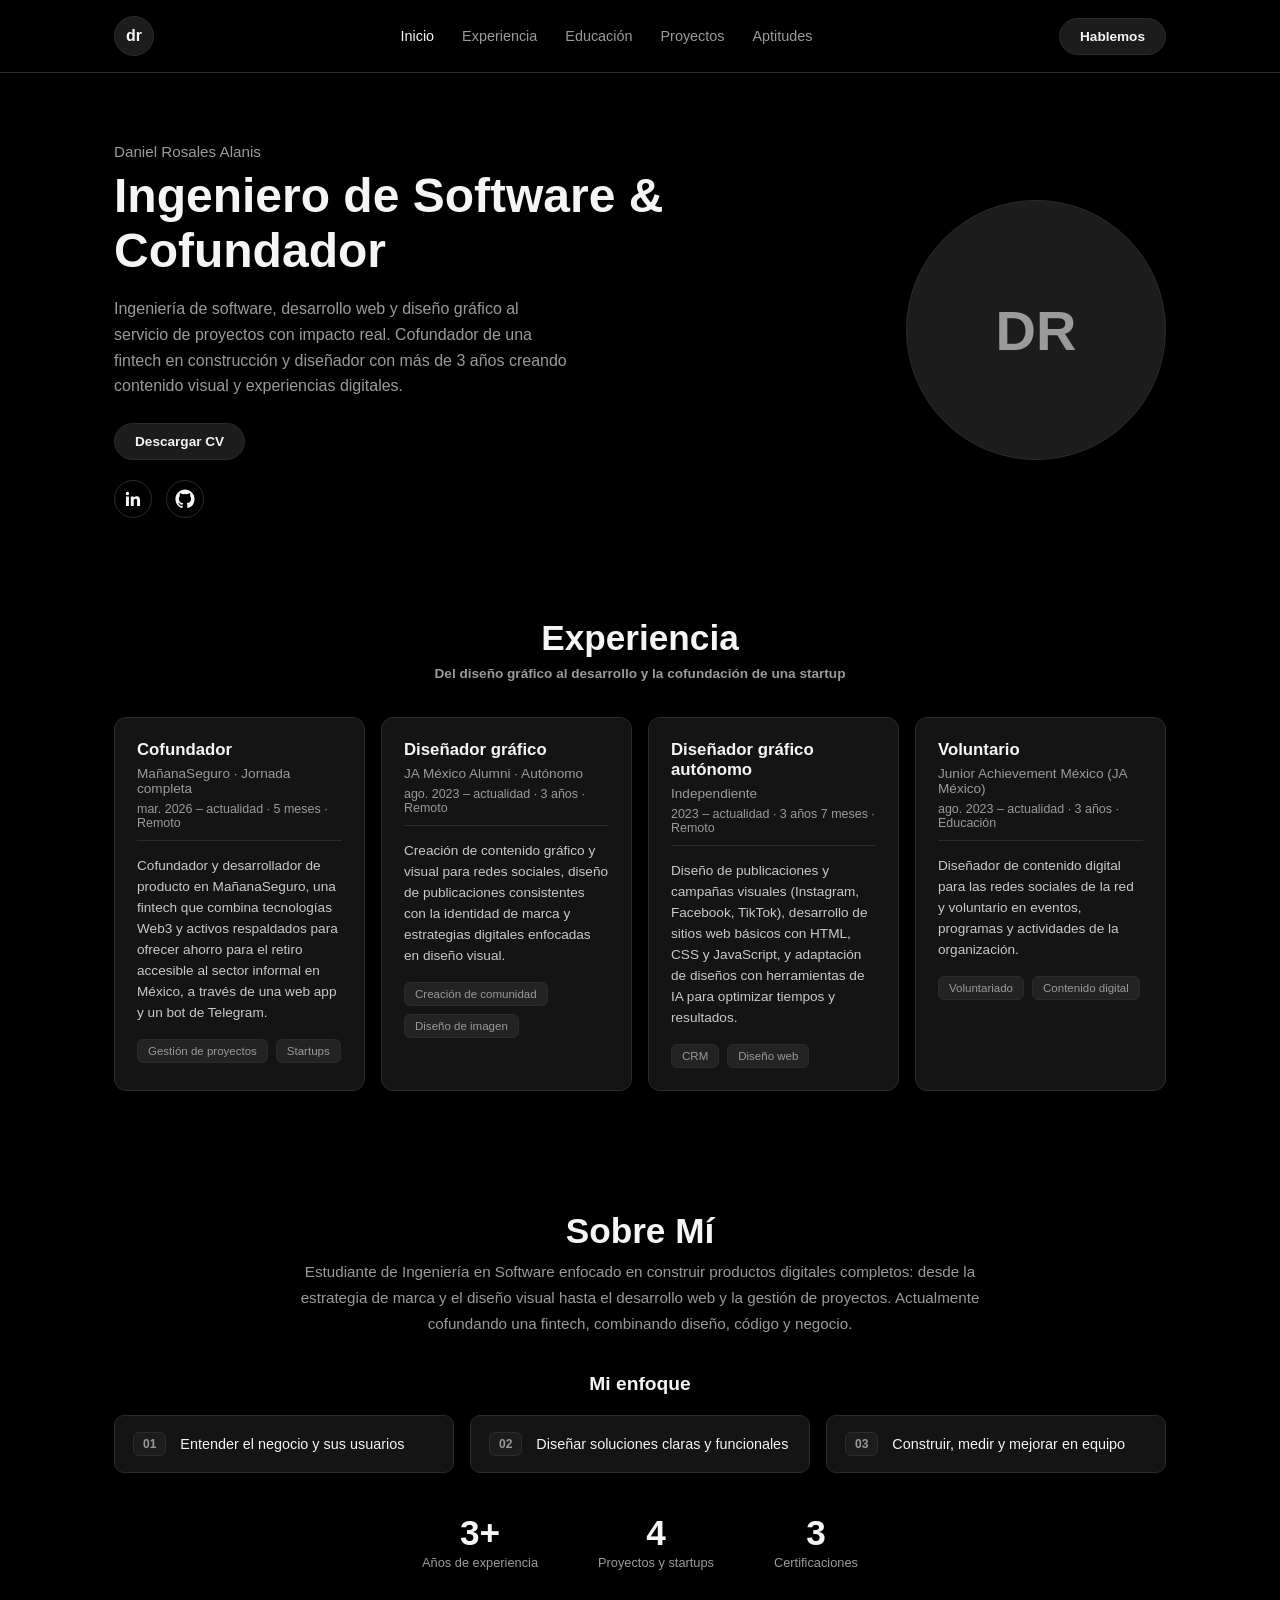
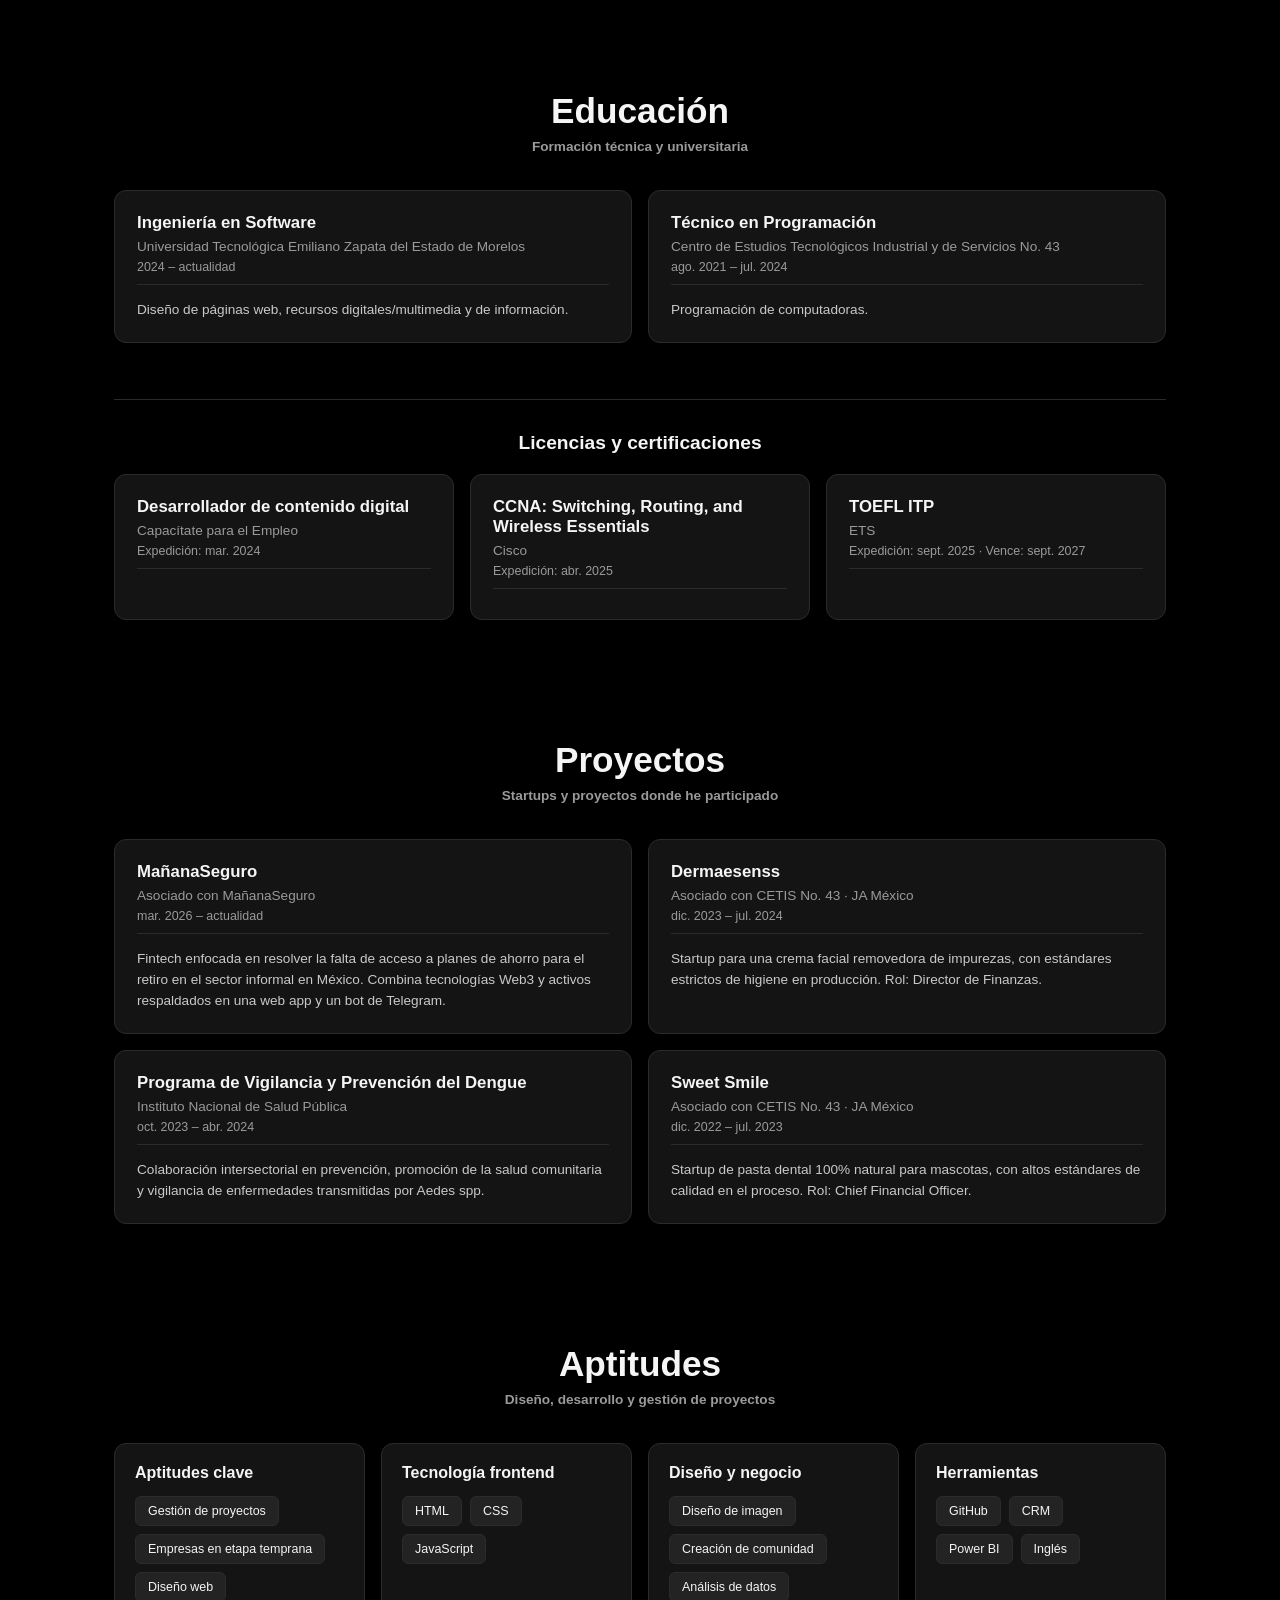
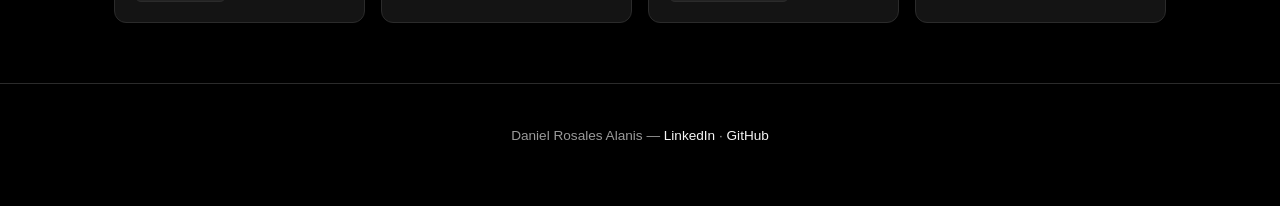
<file: docs/Profe/indexprofe.html>
<!DOCTYPE html>
<html lang="es">
<head>
  <meta charset="UTF-8">
  <meta name="viewport" content="width=device-width, initial-scale=1.0">
  <title>Daniel Rosales Alanis — Portafolio</title>
  <link rel="stylesheet" href="stylesprofe.css">
</head>
<body>

  <header class="navbar">
    <div class="navbar-inner">
      <div class="logo">dr</div>
      <nav class="nav-links">
        <a href="#home" class="active">Inicio</a>
        <a href="#experience">Experiencia</a>
        <a href="#education">Educación</a>
        <a href="#projects">Proyectos</a>
        <a href="#skills">Aptitudes</a>
      </nav>
      <a class="btn btn-outline" href="https://www.linkedin.com/in/danielzra19/" target="_blank" rel="noopener">Hablemos</a>
    </div>
  </header>

  <main>
    <!-- HERO -->
    <section class="hero" id="home">
      <div class="hero-text">
        <p class="eyebrow">Daniel Rosales Alanis</p>
        <h1>Ingeniero de Software &<br>Cofundador</h1>
        <p class="hero-desc">
          Ingeniería de software, desarrollo web y diseño gráfico al servicio de proyectos con
          impacto real. Cofundador de una fintech en construcción y diseñador con más de 3 años
          creando contenido visual y experiencias digitales.
        </p>
        <a class="btn btn-primary" href="CV_Daniel_Rosales.pdf" download>Descargar CV</a>
        <div class="socials">
          <a href="https://www.linkedin.com/in/danielzra19/" target="_blank" rel="noopener" aria-label="LinkedIn">
            <svg viewBox="0 0 24 24" width="20" height="20" fill="currentColor"><path d="M20.45 20.45h-3.56v-5.57c0-1.33-.02-3.04-1.85-3.04-1.86 0-2.14 1.45-2.14 2.94v5.67H9.34V9h3.41v1.56h.05c.48-.9 1.64-1.85 3.38-1.85 3.61 0 4.28 2.38 4.28 5.47v6.27zM5.34 7.43a2.07 2.07 0 1 1 0-4.14 2.07 2.07 0 0 1 0 4.14zM7.12 20.45H3.55V9h3.57v11.45z"/></svg>
          </a>
          <a href="https://github.com/DanielRosalesAlanis" target="_blank" rel="noopener" aria-label="GitHub">
            <svg viewBox="0 0 24 24" width="20" height="20" fill="currentColor"><path d="M12 .5C5.65.5.5 5.65.5 12c0 5.08 3.29 9.39 7.86 10.91.57.1.79-.25.79-.55v-2.15c-3.2.7-3.88-1.37-3.88-1.37-.52-1.33-1.28-1.69-1.28-1.69-1.04-.71.08-.7.08-.7 1.15.08 1.76 1.18 1.76 1.18 1.02 1.75 2.68 1.25 3.34.96.1-.74.4-1.25.72-1.54-2.55-.29-5.24-1.28-5.24-5.69 0-1.26.45-2.28 1.18-3.09-.12-.29-.51-1.46.11-3.04 0 0 .96-.31 3.15 1.18a10.9 10.9 0 0 1 5.74 0c2.19-1.49 3.15-1.18 3.15-1.18.62 1.58.23 2.75.11 3.04.74.81 1.18 1.83 1.18 3.09 0 4.42-2.7 5.4-5.26 5.68.41.36.78 1.06.78 2.14v3.17c0 .3.21.66.8.55A11.51 11.51 0 0 0 23.5 12c0-6.35-5.15-11.5-11.5-11.5z"/></svg>
          </a>
        </div>
      </div>
      <div class="hero-photo">
        <div class="avatar-hero">DR</div>
      </div>
    </section>

    <!-- EXPERIENCE -->
    <section class="section" id="experience">
      <h2 class="section-title">Experiencia</h2>
      <p class="section-sub">Del diseño gráfico al desarrollo y la cofundación de una startup</p>

      <div class="grid grid-4">
        <article class="card">
          <h3>Cofundador</h3>
          <p class="card-org">MañanaSeguro · Jornada completa</p>
          <p class="card-date">mar. 2026 – actualidad · 5 meses · Remoto</p>
          <p class="card-desc">
            Cofundador y desarrollador de producto en MañanaSeguro, una fintech que combina
            tecnologías Web3 y activos respaldados para ofrecer ahorro para el retiro accesible
            al sector informal en México, a través de una web app y un bot de Telegram.
          </p>
          <div class="tags">
            <span class="tag">Gestión de proyectos</span>
            <span class="tag">Startups</span>
          </div>
        </article>

        <article class="card">
          <h3>Diseñador gráfico</h3>
          <p class="card-org">JA México Alumni · Autónomo</p>
          <p class="card-date">ago. 2023 – actualidad · 3 años · Remoto</p>
          <p class="card-desc">
            Creación de contenido gráfico y visual para redes sociales, diseño de publicaciones
            consistentes con la identidad de marca y estrategias digitales enfocadas en diseño visual.
          </p>
          <div class="tags">
            <span class="tag">Creación de comunidad</span>
            <span class="tag">Diseño de imagen</span>
          </div>
        </article>

        <article class="card">
          <h3>Diseñador gráfico autónomo</h3>
          <p class="card-org">Independiente</p>
          <p class="card-date">2023 – actualidad · 3 años 7 meses · Remoto</p>
          <p class="card-desc">
            Diseño de publicaciones y campañas visuales (Instagram, Facebook, TikTok), desarrollo
            de sitios web básicos con HTML, CSS y JavaScript, y adaptación de diseños con
            herramientas de IA para optimizar tiempos y resultados.
          </p>
          <div class="tags">
            <span class="tag">CRM</span>
            <span class="tag">Diseño web</span>
          </div>
        </article>

        <article class="card">
          <h3>Voluntario</h3>
          <p class="card-org">Junior Achievement México (JA México)</p>
          <p class="card-date">ago. 2023 – actualidad · 3 años · Educación</p>
          <p class="card-desc">
            Diseñador de contenido digital para las redes sociales de la red y voluntario en
            eventos, programas y actividades de la organización.
          </p>
          <div class="tags">
            <span class="tag">Voluntariado</span>
            <span class="tag">Contenido digital</span>
          </div>
        </article>
      </div>
    </section>

    <!-- ABOUT / APPROACH -->
    <section class="section about">
      <h2 class="section-title">Sobre Mí</h2>
      <p class="section-sub about-text">
        Estudiante de Ingeniería en Software enfocado en construir productos digitales completos:
        desde la estrategia de marca y el diseño visual hasta el desarrollo web y la gestión de
        proyectos. Actualmente cofundando una fintech, combinando diseño, código y negocio.
      </p>

      <h3 class="approach-title">Mi enfoque</h3>
      <div class="grid grid-3">
        <div class="approach-card">
          <span class="num">01</span>
          <span>Entender el negocio y sus usuarios</span>
        </div>
        <div class="approach-card">
          <span class="num">02</span>
          <span>Diseñar soluciones claras y funcionales</span>
        </div>
        <div class="approach-card">
          <span class="num">03</span>
          <span>Construir, medir y mejorar en equipo</span>
        </div>
      </div>

      <div class="stats">
        <div class="stat">
          <span class="stat-num">3+</span>
          <span class="stat-label">Años de experiencia</span>
        </div>
        <div class="stat">
          <span class="stat-num">4</span>
          <span class="stat-label">Proyectos y startups</span>
        </div>
        <div class="stat">
          <span class="stat-num">3</span>
          <span class="stat-label">Certificaciones</span>
        </div>
      </div>
    </section>

    <!-- EDUCATION -->
    <section class="section" id="education">
      <h2 class="section-title">Educación</h2>
      <p class="section-sub">Formación técnica y universitaria</p>

      <div class="grid grid-2">
        <article class="card">
          <h3>Ingeniería en Software</h3>
          <p class="card-org">Universidad Tecnológica Emiliano Zapata del Estado de Morelos</p>
          <p class="card-date">2024 – actualidad</p>
          <p class="card-desc">
            Diseño de páginas web, recursos digitales/multimedia y de información.
          </p>
        </article>

        <article class="card">
          <h3>Técnico en Programación</h3>
          <p class="card-org">Centro de Estudios Tecnológicos Industrial y de Servicios No. 43</p>
          <p class="card-date">ago. 2021 – jul. 2024</p>
          <p class="card-desc">
            Programación de computadoras.
          </p>
        </article>
      </div>

      <h3 class="approach-title certs-title">Licencias y certificaciones</h3>
      <div class="grid grid-3">
        <article class="card card-sm">
          <h3>Desarrollador de contenido digital</h3>
          <p class="card-org">Capacítate para el Empleo</p>
          <p class="card-date">Expedición: mar. 2024</p>
        </article>
        <article class="card card-sm">
          <h3>CCNA: Switching, Routing, and Wireless Essentials</h3>
          <p class="card-org">Cisco</p>
          <p class="card-date">Expedición: abr. 2025</p>
        </article>
        <article class="card card-sm">
          <h3>TOEFL ITP</h3>
          <p class="card-org">ETS</p>
          <p class="card-date">Expedición: sept. 2025 · Vence: sept. 2027</p>
        </article>
      </div>
    </section>

    <!-- PROJECTS -->
    <section class="section" id="projects">
      <h2 class="section-title">Proyectos</h2>
      <p class="section-sub">Startups y proyectos donde he participado</p>

      <div class="grid grid-2">
        <article class="card">
          <h3>MañanaSeguro</h3>
          <p class="card-org">Asociado con MañanaSeguro</p>
          <p class="card-date">mar. 2026 – actualidad</p>
          <p class="card-desc">
            Fintech enfocada en resolver la falta de acceso a planes de ahorro para el retiro
            en el sector informal en México. Combina tecnologías Web3 y activos respaldados en
            una web app y un bot de Telegram.
          </p>
        </article>

        <article class="card">
          <h3>Dermaesenss</h3>
          <p class="card-org">Asociado con CETIS No. 43 · JA México</p>
          <p class="card-date">dic. 2023 – jul. 2024</p>
          <p class="card-desc">
            Startup para una crema facial removedora de impurezas, con estándares estrictos de
            higiene en producción. Rol: Director de Finanzas.
          </p>
        </article>

        <article class="card">
          <h3>Programa de Vigilancia y Prevención del Dengue</h3>
          <p class="card-org">Instituto Nacional de Salud Pública</p>
          <p class="card-date">oct. 2023 – abr. 2024</p>
          <p class="card-desc">
            Colaboración intersectorial en prevención, promoción de la salud comunitaria y
            vigilancia de enfermedades transmitidas por Aedes spp.
          </p>
        </article>

        <article class="card">
          <h3>Sweet Smile</h3>
          <p class="card-org">Asociado con CETIS No. 43 · JA México</p>
          <p class="card-date">dic. 2022 – jul. 2023</p>
          <p class="card-desc">
            Startup de pasta dental 100% natural para mascotas, con altos estándares de calidad
            en el proceso. Rol: Chief Financial Officer.
          </p>
        </article>
      </div>
    </section>

    <!-- SKILLS -->
    <section class="section" id="skills">
      <h2 class="section-title">Aptitudes</h2>
      <p class="section-sub">Diseño, desarrollo y gestión de proyectos</p>

      <div class="grid grid-4">
        <div class="skill-card">
          <h3>Aptitudes clave</h3>
          <div class="chips">
            <span class="chip">Gestión de proyectos</span>
            <span class="chip">Empresas en etapa temprana</span>
            <span class="chip">Diseño web</span>
          </div>
        </div>
        <div class="skill-card">
          <h3>Tecnología frontend</h3>
          <div class="chips">
            <span class="chip">HTML</span>
            <span class="chip">CSS</span>
            <span class="chip">JavaScript</span>
          </div>
        </div>
        <div class="skill-card">
          <h3>Diseño y negocio</h3>
          <div class="chips">
            <span class="chip">Diseño de imagen</span>
            <span class="chip">Creación de comunidad</span>
            <span class="chip">Análisis de datos</span>
          </div>
        </div>
        <div class="skill-card">
          <h3>Herramientas</h3>
          <div class="chips">
            <span class="chip">GitHub</span>
            <span class="chip">CRM</span>
            <span class="chip">Power BI</span>
            <span class="chip">Inglés</span>
          </div>
        </div>
      </div>
    </section>
  </main>

  <footer class="footer">
    <p>Daniel Rosales Alanis — <a href="https://www.linkedin.com/in/danielzra19/" target="_blank" rel="noopener">LinkedIn</a> · <a href="https://github.com/DanielRosalesAlanis" target="_blank" rel="noopener">GitHub</a></p>
  </footer>

  <script src="appprofe.js"></script>
</body>
</html>
</file>
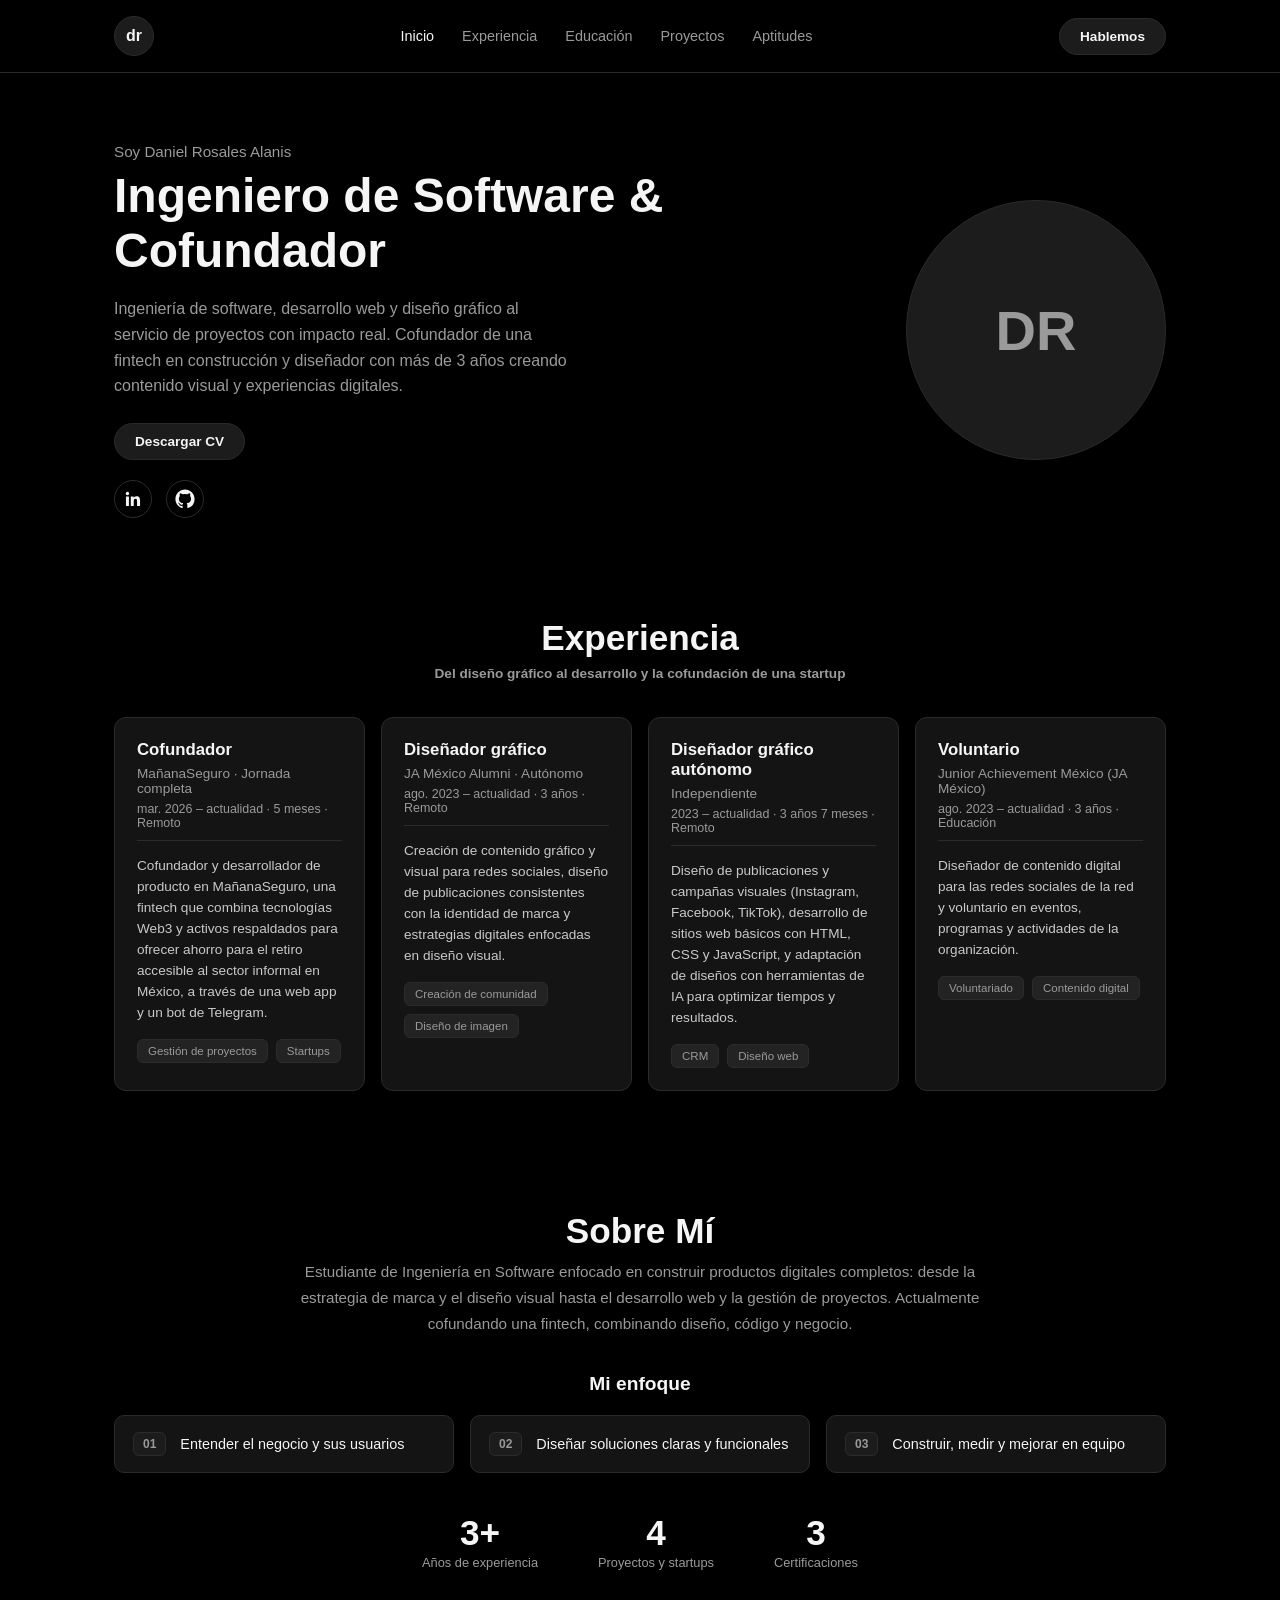
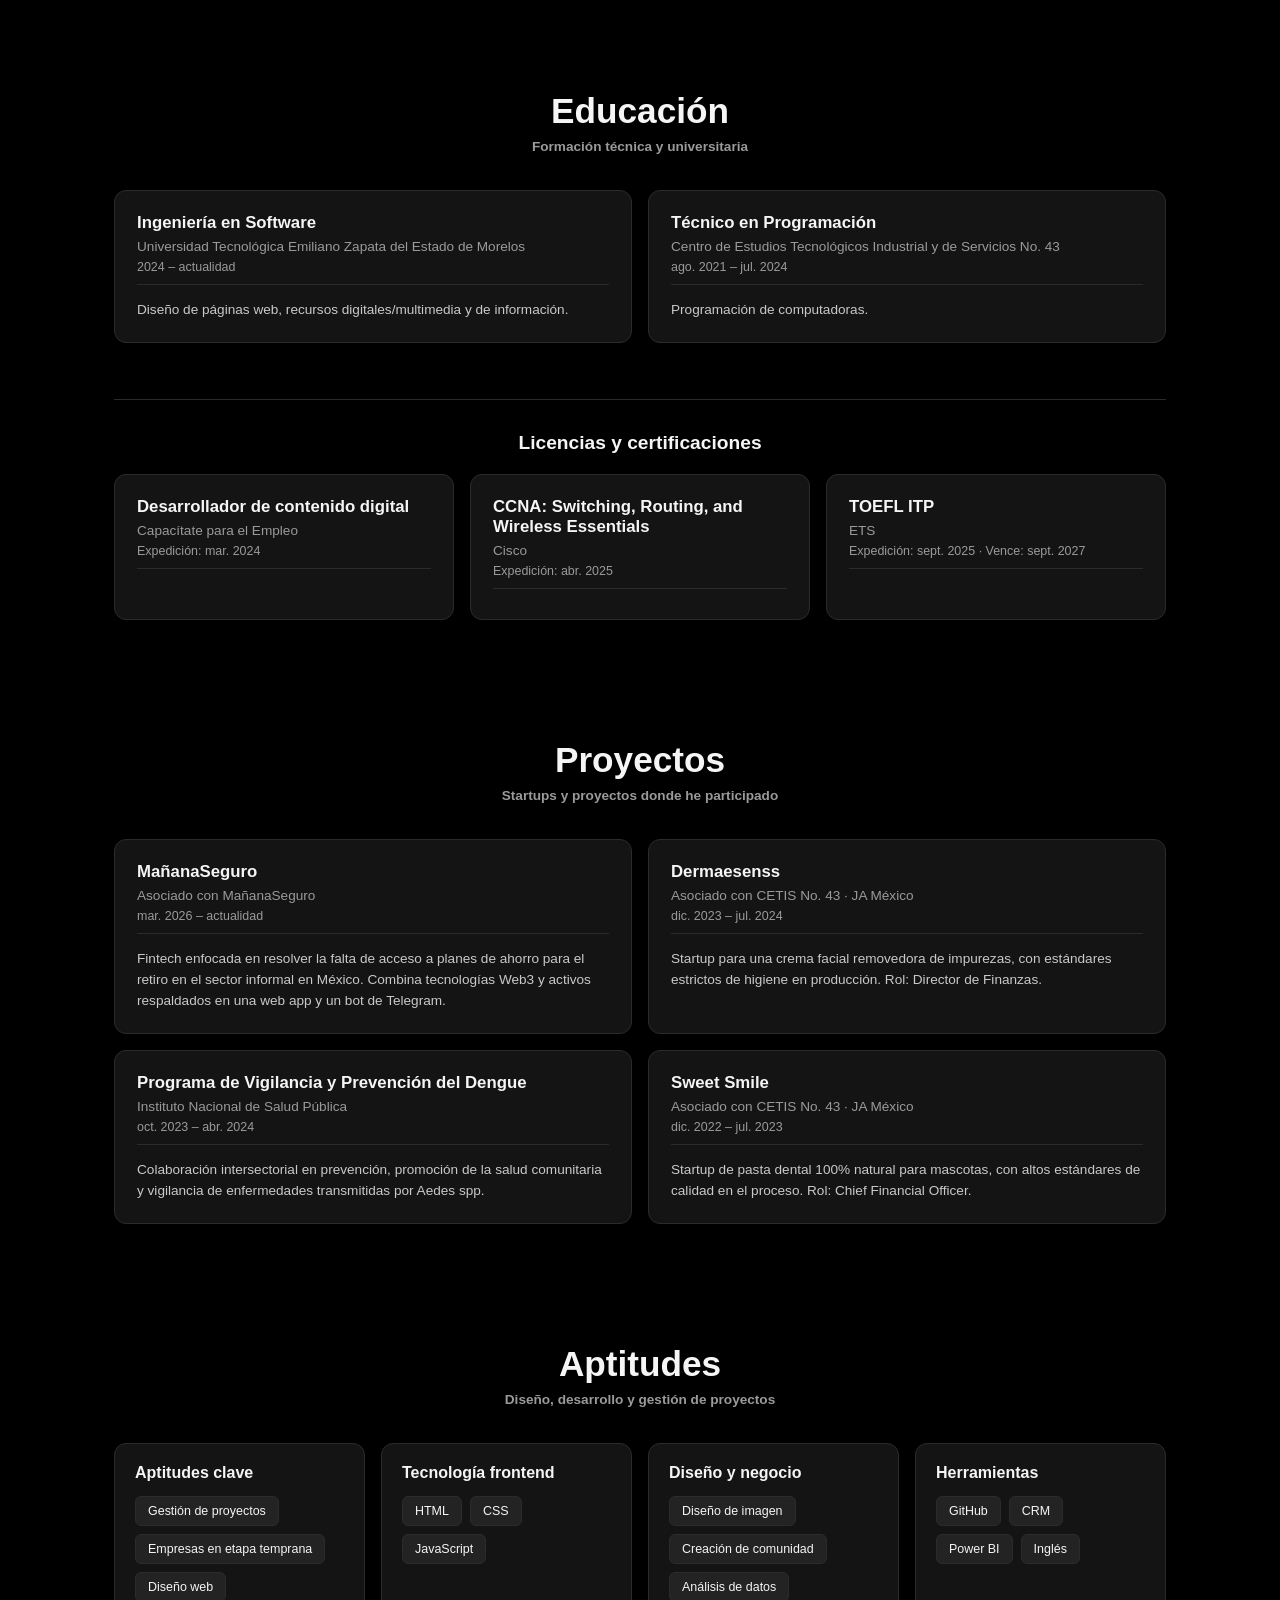
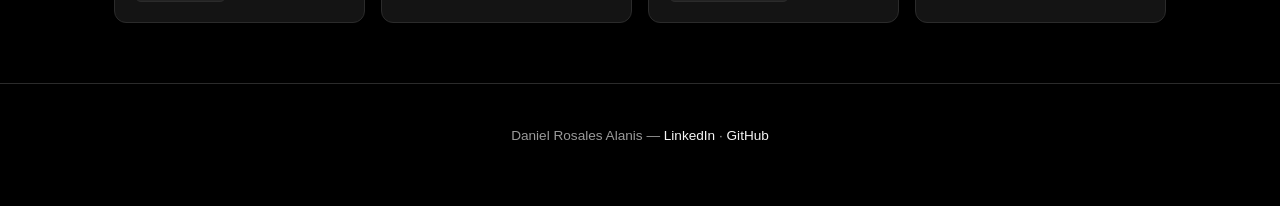
<file: InetecIA/Profe/indexprofe.html>
<!DOCTYPE html>
<html lang="es">
<head>
  <meta charset="UTF-8">
  <meta name="viewport" content="width=device-width, initial-scale=1.0">
  <title>Daniel Rosales Alanis — Portafolio</title>
  <link rel="stylesheet" href="stylesprofe.css">
</head>
<body>

  <header class="navbar">
    <div class="navbar-inner">
      <div class="logo">dr</div>
      <nav class="nav-links">
        <a href="#home" class="active">Inicio</a>
        <a href="#experience">Experiencia</a>
        <a href="#education">Educación</a>
        <a href="#projects">Proyectos</a>
        <a href="#skills">Aptitudes</a>
      </nav>
      <a class="btn btn-outline" href="https://www.linkedin.com/in/danielzra19/" target="_blank" rel="noopener">Hablemos</a>
    </div>
  </header>

  <main>
    <!-- HERO -->
    <section class="hero" id="home">
      <div class="hero-text">
        <p class="eyebrow">Soy Daniel Rosales Alanis</p>
        <h1>Ingeniero de Software &<br>Cofundador</h1>
        <p class="hero-desc">
          Ingeniería de software, desarrollo web y diseño gráfico al servicio de proyectos con
          impacto real. Cofundador de una fintech en construcción y diseñador con más de 3 años
          creando contenido visual y experiencias digitales.
        </p>
        <a class="btn btn-primary" href="CV_Daniel_Rosales.pdf" download>Descargar CV</a>
        <div class="socials">
          <a href="https://www.linkedin.com/in/danielzra19/" target="_blank" rel="noopener" aria-label="LinkedIn">
            <svg viewBox="0 0 24 24" width="20" height="20" fill="currentColor"><path d="M20.45 20.45h-3.56v-5.57c0-1.33-.02-3.04-1.85-3.04-1.86 0-2.14 1.45-2.14 2.94v5.67H9.34V9h3.41v1.56h.05c.48-.9 1.64-1.85 3.38-1.85 3.61 0 4.28 2.38 4.28 5.47v6.27zM5.34 7.43a2.07 2.07 0 1 1 0-4.14 2.07 2.07 0 0 1 0 4.14zM7.12 20.45H3.55V9h3.57v11.45z"/></svg>
          </a>
          <a href="https://github.com/DanielRosalesAlanis" target="_blank" rel="noopener" aria-label="GitHub">
            <svg viewBox="0 0 24 24" width="20" height="20" fill="currentColor"><path d="M12 .5C5.65.5.5 5.65.5 12c0 5.08 3.29 9.39 7.86 10.91.57.1.79-.25.79-.55v-2.15c-3.2.7-3.88-1.37-3.88-1.37-.52-1.33-1.28-1.69-1.28-1.69-1.04-.71.08-.7.08-.7 1.15.08 1.76 1.18 1.76 1.18 1.02 1.75 2.68 1.25 3.34.96.1-.74.4-1.25.72-1.54-2.55-.29-5.24-1.28-5.24-5.69 0-1.26.45-2.28 1.18-3.09-.12-.29-.51-1.46.11-3.04 0 0 .96-.31 3.15 1.18a10.9 10.9 0 0 1 5.74 0c2.19-1.49 3.15-1.18 3.15-1.18.62 1.58.23 2.75.11 3.04.74.81 1.18 1.83 1.18 3.09 0 4.42-2.7 5.4-5.26 5.68.41.36.78 1.06.78 2.14v3.17c0 .3.21.66.8.55A11.51 11.51 0 0 0 23.5 12c0-6.35-5.15-11.5-11.5-11.5z"/></svg>
          </a>
        </div>
      </div>
      <div class="hero-photo">
        <div class="avatar-hero">DR</div>
      </div>
    </section>

    <!-- EXPERIENCE -->
    <section class="section" id="experience">
      <h2 class="section-title">Experiencia</h2>
      <p class="section-sub">Del diseño gráfico al desarrollo y la cofundación de una startup</p>

      <div class="grid grid-4">
        <article class="card">
          <h3>Cofundador</h3>
          <p class="card-org">MañanaSeguro · Jornada completa</p>
          <p class="card-date">mar. 2026 – actualidad · 5 meses · Remoto</p>
          <p class="card-desc">
            Cofundador y desarrollador de producto en MañanaSeguro, una fintech que combina
            tecnologías Web3 y activos respaldados para ofrecer ahorro para el retiro accesible
            al sector informal en México, a través de una web app y un bot de Telegram.
          </p>
          <div class="tags">
            <span class="tag">Gestión de proyectos</span>
            <span class="tag">Startups</span>
          </div>
        </article>

        <article class="card">
          <h3>Diseñador gráfico</h3>
          <p class="card-org">JA México Alumni · Autónomo</p>
          <p class="card-date">ago. 2023 – actualidad · 3 años · Remoto</p>
          <p class="card-desc">
            Creación de contenido gráfico y visual para redes sociales, diseño de publicaciones
            consistentes con la identidad de marca y estrategias digitales enfocadas en diseño visual.
          </p>
          <div class="tags">
            <span class="tag">Creación de comunidad</span>
            <span class="tag">Diseño de imagen</span>
          </div>
        </article>

        <article class="card">
          <h3>Diseñador gráfico autónomo</h3>
          <p class="card-org">Independiente</p>
          <p class="card-date">2023 – actualidad · 3 años 7 meses · Remoto</p>
          <p class="card-desc">
            Diseño de publicaciones y campañas visuales (Instagram, Facebook, TikTok), desarrollo
            de sitios web básicos con HTML, CSS y JavaScript, y adaptación de diseños con
            herramientas de IA para optimizar tiempos y resultados.
          </p>
          <div class="tags">
            <span class="tag">CRM</span>
            <span class="tag">Diseño web</span>
          </div>
        </article>

        <article class="card">
          <h3>Voluntario</h3>
          <p class="card-org">Junior Achievement México (JA México)</p>
          <p class="card-date">ago. 2023 – actualidad · 3 años · Educación</p>
          <p class="card-desc">
            Diseñador de contenido digital para las redes sociales de la red y voluntario en
            eventos, programas y actividades de la organización.
          </p>
          <div class="tags">
            <span class="tag">Voluntariado</span>
            <span class="tag">Contenido digital</span>
          </div>
        </article>
      </div>
    </section>

    <!-- ABOUT / APPROACH -->
    <section class="section about">
      <h2 class="section-title">Sobre Mí</h2>
      <p class="section-sub about-text">
        Estudiante de Ingeniería en Software enfocado en construir productos digitales completos:
        desde la estrategia de marca y el diseño visual hasta el desarrollo web y la gestión de
        proyectos. Actualmente cofundando una fintech, combinando diseño, código y negocio.
      </p>

      <h3 class="approach-title">Mi enfoque</h3>
      <div class="grid grid-3">
        <div class="approach-card">
          <span class="num">01</span>
          <span>Entender el negocio y sus usuarios</span>
        </div>
        <div class="approach-card">
          <span class="num">02</span>
          <span>Diseñar soluciones claras y funcionales</span>
        </div>
        <div class="approach-card">
          <span class="num">03</span>
          <span>Construir, medir y mejorar en equipo</span>
        </div>
      </div>

      <div class="stats">
        <div class="stat">
          <span class="stat-num">3+</span>
          <span class="stat-label">Años de experiencia</span>
        </div>
        <div class="stat">
          <span class="stat-num">4</span>
          <span class="stat-label">Proyectos y startups</span>
        </div>
        <div class="stat">
          <span class="stat-num">3</span>
          <span class="stat-label">Certificaciones</span>
        </div>
      </div>
    </section>

    <!-- EDUCATION -->
    <section class="section" id="education">
      <h2 class="section-title">Educación</h2>
      <p class="section-sub">Formación técnica y universitaria</p>

      <div class="grid grid-2">
        <article class="card">
          <h3>Ingeniería en Software</h3>
          <p class="card-org">Universidad Tecnológica Emiliano Zapata del Estado de Morelos</p>
          <p class="card-date">2024 – actualidad</p>
          <p class="card-desc">
            Diseño de páginas web, recursos digitales/multimedia y de información.
          </p>
        </article>

        <article class="card">
          <h3>Técnico en Programación</h3>
          <p class="card-org">Centro de Estudios Tecnológicos Industrial y de Servicios No. 43</p>
          <p class="card-date">ago. 2021 – jul. 2024</p>
          <p class="card-desc">
            Programación de computadoras.
          </p>
        </article>
      </div>

      <h3 class="approach-title certs-title">Licencias y certificaciones</h3>
      <div class="grid grid-3">
        <article class="card card-sm">
          <h3>Desarrollador de contenido digital</h3>
          <p class="card-org">Capacítate para el Empleo</p>
          <p class="card-date">Expedición: mar. 2024</p>
        </article>
        <article class="card card-sm">
          <h3>CCNA: Switching, Routing, and Wireless Essentials</h3>
          <p class="card-org">Cisco</p>
          <p class="card-date">Expedición: abr. 2025</p>
        </article>
        <article class="card card-sm">
          <h3>TOEFL ITP</h3>
          <p class="card-org">ETS</p>
          <p class="card-date">Expedición: sept. 2025 · Vence: sept. 2027</p>
        </article>
      </div>
    </section>

    <!-- PROJECTS -->
    <section class="section" id="projects">
      <h2 class="section-title">Proyectos</h2>
      <p class="section-sub">Startups y proyectos donde he participado</p>

      <div class="grid grid-2">
        <article class="card">
          <h3>MañanaSeguro</h3>
          <p class="card-org">Asociado con MañanaSeguro</p>
          <p class="card-date">mar. 2026 – actualidad</p>
          <p class="card-desc">
            Fintech enfocada en resolver la falta de acceso a planes de ahorro para el retiro
            en el sector informal en México. Combina tecnologías Web3 y activos respaldados en
            una web app y un bot de Telegram.
          </p>
        </article>

        <article class="card">
          <h3>Dermaesenss</h3>
          <p class="card-org">Asociado con CETIS No. 43 · JA México</p>
          <p class="card-date">dic. 2023 – jul. 2024</p>
          <p class="card-desc">
            Startup para una crema facial removedora de impurezas, con estándares estrictos de
            higiene en producción. Rol: Director de Finanzas.
          </p>
        </article>

        <article class="card">
          <h3>Programa de Vigilancia y Prevención del Dengue</h3>
          <p class="card-org">Instituto Nacional de Salud Pública</p>
          <p class="card-date">oct. 2023 – abr. 2024</p>
          <p class="card-desc">
            Colaboración intersectorial en prevención, promoción de la salud comunitaria y
            vigilancia de enfermedades transmitidas por Aedes spp.
          </p>
        </article>

        <article class="card">
          <h3>Sweet Smile</h3>
          <p class="card-org">Asociado con CETIS No. 43 · JA México</p>
          <p class="card-date">dic. 2022 – jul. 2023</p>
          <p class="card-desc">
            Startup de pasta dental 100% natural para mascotas, con altos estándares de calidad
            en el proceso. Rol: Chief Financial Officer.
          </p>
        </article>
      </div>
    </section>

    <!-- SKILLS -->
    <section class="section" id="skills">
      <h2 class="section-title">Aptitudes</h2>
      <p class="section-sub">Diseño, desarrollo y gestión de proyectos</p>

      <div class="grid grid-4">
        <div class="skill-card">
          <h3>Aptitudes clave</h3>
          <div class="chips">
            <span class="chip">Gestión de proyectos</span>
            <span class="chip">Empresas en etapa temprana</span>
            <span class="chip">Diseño web</span>
          </div>
        </div>
        <div class="skill-card">
          <h3>Tecnología frontend</h3>
          <div class="chips">
            <span class="chip">HTML</span>
            <span class="chip">CSS</span>
            <span class="chip">JavaScript</span>
          </div>
        </div>
        <div class="skill-card">
          <h3>Diseño y negocio</h3>
          <div class="chips">
            <span class="chip">Diseño de imagen</span>
            <span class="chip">Creación de comunidad</span>
            <span class="chip">Análisis de datos</span>
          </div>
        </div>
        <div class="skill-card">
          <h3>Herramientas</h3>
          <div class="chips">
            <span class="chip">GitHub</span>
            <span class="chip">CRM</span>
            <span class="chip">Power BI</span>
            <span class="chip">Inglés</span>
          </div>
        </div>
      </div>
    </section>
  </main>

  <footer class="footer">
    <p>Daniel Rosales Alanis — <a href="https://www.linkedin.com/in/danielzra19/" target="_blank" rel="noopener">LinkedIn</a> · <a href="https://github.com/DanielRosalesAlanis" target="_blank" rel="noopener">GitHub</a></p>
  </footer>

  <script src="appprofe.js"></script>
</body>
</html>
</file>
<file: docs/styles.css>
:root {
  --bg: #f4f2ee;
  --surface: #ffffff;
  --border: #dfe3e8;
  --text: #1a1a1a;
  --text-muted: #56687a;
  --primary: #0a66c2;
  --primary-dark: #084a8f;
}

* {
  box-sizing: border-box;
}

body {
  margin: 0;
  font-family: -apple-system, BlinkMacSystemFont, "Segoe UI", Roboto, Helvetica, Arial, sans-serif;
  background: var(--bg);
  color: var(--text);
}

.topbar {
  background: var(--surface);
  border-bottom: 1px solid var(--border);
  position: sticky;
  top: 0;
}

.topbar-inner {
  max-width: 960px;
  margin: 0 auto;
  padding: 14px 20px;
  display: flex;
  align-items: baseline;
  gap: 10px;
}

.brand {
  font-weight: 700;
  font-size: 1.3rem;
  color: var(--primary);
}

.tagline {
  color: var(--text-muted);
  font-size: 0.9rem;
}

.container {
  max-width: 960px;
  margin: 0 auto;
  padding: 32px 20px 60px;
}

.intro h1 {
  margin: 0 0 6px;
  font-size: 1.8rem;
}

.intro p {
  margin: 0 0 24px;
  color: var(--text-muted);
}

.profiles {
  display: grid;
  grid-template-columns: repeat(auto-fill, minmax(220px, 1fr));
  gap: 16px;
}

.card {
  display: flex;
  align-items: center;
  gap: 14px;
  background: var(--surface);
  border: 1px solid var(--border);
  border-radius: 10px;
  padding: 18px;
  text-decoration: none;
  color: var(--text);
  transition: box-shadow 0.15s ease, transform 0.15s ease;
}

.card:hover {
  box-shadow: 0 4px 14px rgba(0, 0, 0, 0.08);
  transform: translateY(-2px);
}

.card-profe {
  border-color: var(--primary);
  background: linear-gradient(135deg, #eaf3fc, #ffffff);
}

.avatar {
  width: 52px;
  height: 52px;
  min-width: 52px;
  border-radius: 50%;
  background: var(--primary);
  color: #fff;
  display: flex;
  align-items: center;
  justify-content: center;
  font-weight: 700;
  font-size: 1.2rem;
}

.card-profe .avatar {
  background: var(--primary-dark);
}

.card-body {
  flex: 1;
}

.name {
  margin: 0;
  font-size: 1.05rem;
}

.role {
  margin: 2px 0 0;
  font-size: 0.85rem;
  color: var(--text-muted);
}

.arrow {
  color: var(--text-muted);
  font-size: 1.2rem;
}

.footer {
  text-align: center;
  padding: 20px;
  color: var(--text-muted);
  font-size: 0.85rem;
}
</file>
<file: docs/Bowen/stylesbowen.css>
/* Variables de Color */
:root {
    --color-black: #050505;
    --color-dark: #121212;
    --color-red: #D90429;
    --color-red-hover: #EF233C;
    --color-blue: #8ECAE6;
    --color-blue-dark: #219EBC;
    --color-white: #F1FAEE;
    --color-gray: #8d99ae;
}

/* Reset Básico */
* {
    margin: 0;
    padding: 0;
    box-sizing: border-box;
}

html {
    scroll-behavior: smooth;
}

body {
    font-family: 'Montserrat', sans-serif;
    background-color: var(--color-black);
    color: var(--color-white);
    line-height: 1.6;
    overflow-x: hidden;
}

h1, h2, h3 {
    font-family: 'Playfair Display', serif;
}

span {
    color: var(--color-red);
}

.blue-text {
    color: var(--color-blue);
    font-weight: 600;
}

/* Contenedor general */
.container {
    width: 90%;
    max-width: 1200px;
    margin: auto;
}

/* Navegación */
nav {
    position: fixed;
    width: 100%;
    top: 0;
    background: rgba(5, 5, 5, 0.95);
    padding: 20px 5%;
    display: flex;
    justify-content: space-between;
    align-items: center;
    z-index: 1000;
    border-bottom: 1px solid rgba(142, 202, 230, 0.1);
    transition: all 0.3s ease;
}

nav.scrolled {
    padding: 15px 5%;
    background: var(--color-black);
    box-shadow: 0 5px 15px rgba(0,0,0,0.8);
}

.logo {
    font-size: 24px;
    font-weight: 700;
    letter-spacing: 2px;
}

.nav-links {
    list-style: none;
    display: flex;
    gap: 30px;
}

.nav-links a {
    text-decoration: none;
    color: var(--color-white);
    font-size: 14px;
    text-transform: uppercase;
    letter-spacing: 1px;
    transition: color 0.3s;
    position: relative;
}

.nav-links a::after {
    content: '';
    position: absolute;
    width: 0;
    height: 2px;
    background: var(--color-blue);
    bottom: -5px;
    left: 0;
    transition: width 0.3s;
}

.nav-links a:hover::after {
    width: 100%;
}

.nav-links a:hover {
    color: var(--color-blue);
}

/* Botones */
.btn-primary {
    display: inline-block;
    padding: 15px 30px;
    background-color: var(--color-red);
    color: var(--color-white);
    text-decoration: none;
    font-weight: 600;
    text-transform: uppercase;
    letter-spacing: 1px;
    border-radius: 4px;
    border: none;
    cursor: pointer;
    transition: background 0.3s, transform 0.3s;
}

.btn-primary:hover {
    background-color: var(--color-red-hover);
    transform: translateY(-3px);
    box-shadow: 0 10px 20px rgba(217, 4, 41, 0.3);
}

.btn-secondary {
    display: inline-block;
    padding: 15px 30px;
    background-color: transparent;
    color: var(--color-blue);
    border: 2px solid var(--color-blue);
    text-transform: uppercase;
    font-weight: 600;
    cursor: pointer;
    transition: all 0.3s;
}

.btn-secondary:hover {
    background-color: var(--color-blue);
    color: var(--color-black);
}

/* Secciones Generales */
section {
    padding: 100px 0;
}

.section-title {
    font-size: 40px;
    text-align: center;
    margin-bottom: 60px;
    position: relative;
}

.dark-bg {
    background-color: var(--color-dark);
}

/* Hero Section */
.hero-section {
    height: 100vh;
    display: flex;
    align-items: center;
    justify-content: center;
    text-align: center;
    background: linear-gradient(rgba(5, 5, 5, 0.8), rgba(5, 5, 5, 0.9)), url('https://images.unsplash.com/photo-1554844453-7ea2a562a6c8?ixlib=rb-1.2.1&auto=format&fit=crop&w=1950&q=80') center/cover;
}

.hero-content {
    max-width: 800px;
    padding: 0 20px;
}

.subtitle {
    color: var(--color-blue);
    font-size: 18px;
    font-family: 'Montserrat', sans-serif;
    letter-spacing: 3px;
    text-transform: uppercase;
    margin-bottom: 10px;
}

.title {
    font-size: 60px;
    margin-bottom: 20px;
}

.description {
    color: var(--color-gray);
    font-size: 18px;
    margin-bottom: 40px;
}

/* Sobre Mí */
.about-grid {
    display: grid;
    grid-template-columns: 1fr 1fr;
    gap: 50px;
    align-items: center;
}

.skills-list {
    margin-top: 20px;
    list-style: none;
}

.skills-list li {
    margin-bottom: 15px;
    padding-left: 20px;
    border-left: 3px solid var(--color-red);
}

.about-stats {
    display: grid;
    grid-template-columns: 1fr 1fr;
    gap: 20px;
}

.stat-box {
    background: var(--color-black);
    padding: 30px;
    border: 1px solid rgba(255,255,255,0.05);
    text-align: center;
    transition: transform 0.3s;
}

.stat-box:hover {
    transform: translateY(-10px);
}

.stat-box h3 {
    font-size: 24px;
    margin-bottom: 10px;
}

.red-box {
    border-bottom: 3px solid var(--color-red);
}

.blue-box {
    border-bottom: 3px solid var(--color-blue);
}

/* Experiencia Timeline */
.timeline {
    position: relative;
    max-width: 800px;
    margin: 0 auto;
}

.timeline::after {
    content: '';
    position: absolute;
    width: 2px;
    background: var(--color-blue-dark);
    top: 0;
    bottom: 0;
    left: 50%;
    margin-left: -1px;
}

.timeline-item {
    padding: 10px 40px;
    position: relative;
    background-color: inherit;
    width: 50%;
}

.timeline-item:nth-child(odd) {
    left: 0;
    text-align: right;
}

.timeline-item:nth-child(even) {
    left: 50%;
}

.timeline-dot {
    position: absolute;
    width: 20px;
    height: 20px;
    right: -10px;
    background-color: var(--color-red);
    border: 4px solid var(--color-black);
    border-radius: 50%;
    top: 15px;
    z-index: 1;
}

.timeline-item:nth-child(even) .timeline-dot {
    left: -10px;
}

.timeline-content {
    padding: 20px;
    background: var(--color-dark);
    border: 1px solid rgba(142, 202, 230, 0.2);
    border-radius: 5px;
}

.timeline-date {
    color: var(--color-blue);
    font-size: 14px;
    margin-bottom: 10px;
    font-weight: 600;
}

/* Tijerasos Section */
.brand-name {
    color: var(--color-blue);
}

.company-content {
    text-align: center;
    max-width: 800px;
    margin: auto;
    padding: 50px;
    border: 1px solid var(--color-red);
    background: linear-gradient(45deg, var(--color-black) 0%, #110000 100%);
}

.company-text p {
    margin-bottom: 20px;
    color: var(--color-gray);
}

/* Contacto */
.contact-subtitle {
    text-align: center;
    margin-bottom: 40px;
    color: var(--color-gray);
}

.contact-form {
    max-width: 700px;
    margin: auto;
    display: flex;
    flex-direction: column;
    gap: 20px;
}

.input-group {
    display: flex;
    gap: 20px;
}

.contact-form input, .contact-form textarea {
    width: 100%;
    padding: 15px;
    background: var(--color-dark);
    border: 1px solid rgba(255,255,255,0.1);
    color: var(--color-white);
    font-family: inherit;
}

.contact-form input:focus, .contact-form textarea:focus {
    outline: none;
    border-color: var(--color-blue);
}

/* Footer */
footer {
    text-align: center;
    padding: 40px;
    background: var(--color-black);
    border-top: 1px solid rgba(255,255,255,0.05);
}

/* Animaciones Reveal */
.reveal {
    opacity: 0;
    transform: translateY(50px);
    transition: all 0.8s ease-out;
}

.reveal.active {
    opacity: 1;
    transform: translateY(0);
}

/* Responsive */
@media screen and (max-width: 768px) {
    .about-grid {
        grid-template-columns: 1fr;
    }
    .timeline::after {
        left: 31px;
    }
    .timeline-item {
        width: 100%;
        padding-left: 70px;
        padding-right: 25px;
        text-align: left !important;
    }
    .timeline-item:nth-child(even) {
        left: 0;
    }
    .timeline-dot {
        left: 21px !important;
    }
    .input-group {
        flex-direction: column;
    }
    .title {
        font-size: 40px;
    }
}
</file>
<file: docs/Diego/stylesdiego.css>
@import url('https://fonts.googleapis.com/css2?family=Poppins:wght@300;400;600;700&display=swap');

:root {
    --primary-color: #2563eb;
    --secondary-color: #1e40af;
    --dark-bg: #0f172a;
    --light-bg: #f8fafc;
    --text-dark: #334155;
    --text-light: #f1f5f9;
    --accent: #38bdf8;
}

* {
    margin: 0;
    padding: 0;
    box-sizing: border-box;
    font-family: 'Poppins', sans-serif;
}

html {
    scroll-behavior: smooth;
}

body {
    background-color: var(--light-bg);
    color: var(--text-dark);
    line-height: 1.6;
}

/* Header & Nav */
header {
    background-color: var(--dark-bg);
    padding: 1rem 5%;
    position: fixed;
    width: 100%;
    top: 0;
    z-index: 1000;
    box-shadow: 0 2px 10px rgba(0,0,0,0.1);
}

nav {
    display: flex;
    justify-content: space-between;
    align-items: center;
}

.logo {
    color: var(--text-light);
    font-size: 1.8rem;
    font-weight: 700;
}

.logo span {
    color: var(--accent);
}

.nav-links {
    list-style: none;
    display: flex;
    gap: 2rem;
}

.nav-links a {
    color: var(--text-light);
    text-decoration: none;
    font-weight: 400;
    transition: color 0.3s;
}

.nav-links a:hover {
    color: var(--accent);
}

/* Hero Section */
.hero {
    height: 100vh;
    background: linear-gradient(135deg, var(--dark-bg) 0%, #1e293b 100%);
    display: flex;
    align-items: center;
    justify-content: center;
    text-align: center;
    padding-top: 60px;
}

.hero-content {
    color: var(--text-light);
    max-width: 800px;
    padding: 0 20px;
}

.hero h1 {
    font-size: 3.5rem;
    margin-bottom: 10px;
}

.highlight {
    color: var(--accent);
}

.hero h2 {
    font-size: 1.5rem;
    font-weight: 400;
    color: #cbd5e1;
    margin-bottom: 20px;
}

.hero p {
    font-size: 1.1rem;
    margin-bottom: 30px;
    color: #94a3b8;
}

.btn {
    display: inline-block;
    background-color: var(--primary-color);
    color: white;
    padding: 12px 30px;
    border-radius: 25px;
    text-decoration: none;
    font-weight: 600;
    transition: background-color 0.3s, transform 0.2s;
}

.btn:hover {
    background-color: var(--accent);
    transform: translateY(-3px);
}

/* Common Section Styles */
.section {
    padding: 5rem 5%;
}

.bg-light {
    background-color: white;
}

.container {
    max-width: 1100px;
    margin: 0 auto;
}

.section-title {
    text-align: center;
    font-size: 2.5rem;
    margin-bottom: 3rem;
    color: var(--dark-bg);
    position: relative;
}

.section-title::after {
    content: '';
    display: block;
    width: 60px;
    height: 4px;
    background-color: var(--primary-color);
    margin: 10px auto 0;
    border-radius: 2px;
}

/* Sobre mi */
.about-text {
    text-align: center;
    font-size: 1.2rem;
    max-width: 800px;
    margin: 0 auto;
    color: #475569;
}

/* Habilidades */
.skills-grid {
    display: grid;
    grid-template-columns: repeat(auto-fit, minmax(250px, 1fr));
    gap: 2rem;
}

.skill-card {
    background-color: var(--light-bg);
    padding: 2rem;
    border-radius: 10px;
    text-align: center;
    box-shadow: 0 4px 6px rgba(0,0,0,0.05);
    transition: transform 0.3s, box-shadow 0.3s;
}

.skill-card:hover {
    transform: translateY(-10px);
    box-shadow: 0 10px 15px rgba(0,0,0,0.1);
}

.skill-card .icon {
    font-size: 3rem;
    margin-bottom: 1rem;
}

.skill-card h3 {
    margin-bottom: 1rem;
    color: var(--dark-bg);
}

/* Contacto */
.contact-text {
    text-align: center;
    margin-bottom: 2rem;
    font-size: 1.1rem;
}

.contact-cards {
    display: flex;
    justify-content: center;
    gap: 2rem;
    flex-wrap: wrap;
}

.contact-card {
    background-color: white;
    padding: 2rem;
    border-radius: 10px;
    text-align: center;
    text-decoration: none;
    color: var(--text-dark);
    min-width: 250px;
    box-shadow: 0 4px 6px rgba(0,0,0,0.05);
    transition: transform 0.3s;
    border: 1px solid #e2e8f0;
}

.contact-card:hover {
    transform: translateY(-5px);
    border-color: var(--primary-color);
}

.contact-icon {
    font-size: 2.5rem;
    margin-bottom: 10px;
}

/* Footer */
footer {
    background-color: var(--dark-bg);
    color: var(--text-light);
    text-align: center;
    padding: 2rem 0;
}

/* Responsive */
@media (max-width: 768px) {
    .nav-links {
        display: none;
    }
    .hero h1 {
        font-size: 2.5rem;
    }
}
</file>
<file: docs/Haniel/stylescss.css>
:root {
    --bg-color: #0d1117;
    --bg-alt: #161b22;
    --card-bg: #21262d;
    --card-border: #30363d;
    --text-primary: #f0f6fc;
    --text-secondary: #8b949e;
    --accent: #38bdf8;
    --accent-hover: #0284c7;
    --accent-glow: rgba(56, 189, 248, 0.15);
    --font-family: 'Inter', system-ui, -apple-system, sans-serif;
}

* {
    margin: 0;
    padding: 0;
    box-sizing: border-box;
    scroll-behavior: smooth;
}

body {
    background-color: var(--bg-color);
    color: var(--text-primary);
    font-family: var(--font-family);
    line-height: 1.6;
}

.container {
    max-width: 1100px;
    margin: 0 auto;
    padding: 0 24px;
}

/* Navbar */
.navbar {
    position: fixed;
    top: 0;
    left: 0;
    width: 100%;
    background-color: rgba(13, 17, 23, 0.85);
    backdrop-filter: blur(12px);
    border-bottom: 1px solid var(--card-border);
    z-index: 1000;
    padding: 18px 0;
}

.nav-container {
    display: flex;
    justify-content: space-between;
    align-items: center;
}

.logo {
    font-size: 1.25rem;
    font-weight: 700;
    color: var(--text-primary);
    text-decoration: none;
}

.logo span { color: var(--accent); }

.nav-links {
    display: flex;
    list-style: none;
    gap: 28px;
}

.nav-links a {
    color: var(--text-secondary);
    text-decoration: none;
    font-size: 0.9rem;
    font-weight: 500;
    transition: color 0.2s;
}

.nav-links a:hover { color: var(--accent); }

/* Hero */
.hero {
    padding: 160px 0 100px;
    border-bottom: 1px solid var(--card-border);
}

.badge {
    display: inline-block;
    padding: 6px 14px;
    background-color: var(--accent-glow);
    color: var(--accent);
    border: 1px solid rgba(56, 189, 248, 0.3);
    border-radius: 20px;
    font-size: 0.825rem;
    font-weight: 600;
    margin-bottom: 20px;
}

.hero h1 {
    font-size: 2.8rem;
    font-weight: 700;
    line-height: 1.2;
    margin-bottom: 18px;
}

.subtitle {
    font-size: 1.15rem;
    color: var(--text-secondary);
    margin-bottom: 32px;
}

.hero-buttons {
    display: flex;
    gap: 16px;
}

.btn {
    padding: 12px 24px;
    border-radius: 8px;
    font-size: 0.95rem;
    font-weight: 600;
    text-decoration: none;
    transition: all 0.2s;
}

.btn-primary { background-color: var(--accent); color: #090d11; }
.btn-primary:hover { background-color: var(--accent-hover); color: #fff; }
.btn-secondary { background-color: transparent; color: var(--text-primary); border: 1px solid var(--card-border); }
.btn-secondary:hover { background-color: var(--card-bg); }

/* Sections */
.section { padding: 90px 0; }
.bg-alt { background-color: var(--bg-alt); border-top: 1px solid var(--card-border); border-bottom: 1px solid var(--card-border); }

.section-title {
    font-size: 1.8rem;
    font-weight: 700;
    margin-bottom: 48px;
}

.section-title::after {
    content: '';
    display: block;
    width: 40px;
    height: 3px;
    background-color: var(--accent);
    margin-top: 8px;
}

/* Grids */
.about-grid, .skills-grid, .projects-grid {
    display: grid;
    grid-template-columns: repeat(auto-fit, minmax(300px, 1fr));
    gap: 24px;
}

.about-card, .skill-card, .project-card {
    background-color: var(--card-bg);
    border: 1px solid var(--card-border);
    border-radius: 12px;
    padding: 32px;
    transition: transform 0.2s, border-color 0.2s;
}

.about-card:hover, .project-card:hover {
    transform: translateY(-4px);
    border-color: var(--accent);
}

.skill-header { display: flex; justify-content: space-between; margin-bottom: 12px; }
.progress-bar { width: 100%; height: 8px; background-color: var(--bg-color); border-radius: 4px; }
.progress { height: 100%; background-color: var(--accent); border-radius: 4px; }

.project-header { display: flex; justify-content: space-between; margin-bottom: 16px; }
.project-category { font-size: 0.8rem; font-weight: 600; color: var(--accent); }
.project-status { font-size: 0.75rem; background: rgba(255, 255, 255, 0.05); padding: 4px 10px; border-radius: 12px; }

.tech-stack { display: flex; flex-wrap: wrap; gap: 8px; margin-top: 16px; }
.tech-stack span { background: var(--bg-color); color: var(--text-secondary); font-size: 0.8rem; padding: 4px 10px; border-radius: 6px; }

/* Contact & Footer */
.contact-box { text-align: center; max-width: 650px; margin: 0 auto; }
.email-link { display: inline-flex; align-items: center; gap: 10px; font-size: 1.2rem; font-weight: 600; color: var(--accent); text-decoration: none; padding: 16px 32px; background: var(--card-bg); border: 1px solid var(--card-border); border-radius: 10px; }
.email-link:hover { border-color: var(--accent); background: var(--accent-glow); }

footer { padding: 40px 0; border-top: 1px solid var(--card-border); text-align: center; color: var(--text-secondary); font-size: 0.875rem; }
</file>
<file: docs/Johan/stylesjohan.css>
/* =========================================================
   PORTAFOLIO — Johan Kaleth
   Estética: Cross Media Bar (XMB) de PS3, azul clásico
   ========================================================= */

:root{
  --bg-deep:      #00111f;
  --bg-mid:       #023059;
  --bg-glow:      #0b5aa0;
  --accent:       #5ecbff;
  --accent-soft:  #2f8fd4;
  --ink:          #eaf4ff;
  --ink-dim:      #85a9c6;
  --ink-faint:    #4d7292;
  --panel:        rgba(255,255,255,0.045);
  --panel-border: rgba(255,255,255,0.10);
  --focus-glow:   0 0 18px rgba(94,203,255,0.75);
  --font-display: 'Exo 2', 'Segoe UI', sans-serif;
  --font-body:    'Inter', 'Segoe UI', sans-serif;
}

*{ box-sizing:border-box; }

html,body{
  margin:0; padding:0; height:100%;
  background:var(--bg-deep);
  color:var(--ink);
  font-family:var(--font-body);
  overflow:hidden;
}

/* ---------- Pantalla de arranque ---------- */
.boot-splash{
  position:fixed; inset:0; z-index:50;
  display:flex; flex-direction:column; align-items:center; justify-content:center;
  gap:22px;
  background:radial-gradient(ellipse at 50% 50%, var(--bg-mid) 0%, var(--bg-deep) 75%);
  animation:bootFadeOut .6s ease forwards;
  animation-delay:1.6s;
}
.boot-logo{
  font-family:var(--font-display);
  font-weight:300;
  font-size:clamp(1.1rem, 4vw, 1.8rem);
  letter-spacing:.5em;
  color:var(--ink);
  opacity:0;
  text-shadow:0 0 30px rgba(94,203,255,.8);
  animation:bootLogoIn 1.1s ease forwards;
}
.boot-bar{
  width:180px; height:2px;
  background:rgba(255,255,255,.12);
  overflow:hidden; border-radius:2px;
}
.boot-bar span{
  display:block; height:100%; width:40%;
  background:linear-gradient(90deg, transparent, var(--accent), transparent);
  animation:bootBar 1.3s ease-in-out infinite;
}
@keyframes bootLogoIn{
  0%   { opacity:0; letter-spacing:1em; }
  100% { opacity:1; letter-spacing:.5em; }
}
@keyframes bootBar{
  0%   { transform:translateX(-120%); }
  100% { transform:translateX(320%); }
}
@keyframes bootFadeOut{
  to { opacity:0; visibility:hidden; pointer-events:none; }
}

/* ---------- Fondo animado tipo XMB ---------- */
.xmb-bg{
  position:fixed; inset:0; z-index:0;
  background:
    radial-gradient(ellipse at 20% 0%, rgba(255,255,255,0.06), transparent 55%),
    linear-gradient(165deg, var(--bg-deep) 0%, var(--bg-mid) 48%, var(--bg-glow) 100%);
  overflow:hidden;
  opacity:0;
  animation:bgFadeIn 1.4s ease forwards;
  animation-delay:1.3s;
}
@keyframes bgFadeIn{ to{ opacity:1; } }

/* Partículas flotantes ambientales */
.particle{
  position:absolute;
  bottom:-10px;
  width:3px; height:3px;
  border-radius:50%;
  background:rgba(180,225,255,.55);
  box-shadow:0 0 6px 1px rgba(120,200,255,.6);
  animation:floatUp linear infinite;
}
@keyframes floatUp{
  0%   { transform:translateY(0) translateX(0); opacity:0; }
  10%  { opacity:.8; }
  90%  { opacity:.4; }
  100% { transform:translateY(-110vh) translateX(20px); opacity:0; }
}
.wave{
  position:absolute;
  left:-20%; width:140%; height:160px;
  background:linear-gradient(90deg, transparent, rgba(255,255,255,0.10), rgba(180,225,255,0.16), rgba(255,255,255,0.06), transparent);
  filter:blur(6px);
  transform:rotate(-9deg);
  animation:drift 22s ease-in-out infinite;
}
.wave-1{ top:38%; opacity:.55; animation-duration:26s; }
.wave-2{ top:52%; height:110px; opacity:.35; animation-duration:19s; animation-delay:-6s; }
.wave-3{ top:68%; height:80px; opacity:.25; animation-duration:31s; animation-delay:-12s; }

@keyframes drift{
  0%   { transform:translateX(-6%) rotate(-9deg); }
  50%  { transform:translateX(6%) rotate(-7deg); }
  100% { transform:translateX(-6%) rotate(-9deg); }
}

.scanlines{
  position:absolute; inset:0;
  background:repeating-linear-gradient(180deg, rgba(0,0,0,0.0) 0px, rgba(0,0,0,0.05) 1px, transparent 2px, transparent 3px);
  mix-blend-mode:overlay;
  opacity:.4;
}

/* ---------- Reloj ---------- */
.xmb-clock{
  position:fixed; top:22px; right:34px; z-index:5;
  font-family:var(--font-display);
  font-weight:300;
  font-size:1.1rem;
  letter-spacing:.06em;
  color:var(--ink);
  text-shadow:0 0 12px rgba(94,203,255,.5);
}

/* ---------- Estructura principal ---------- */
.xmb{
  position:relative; z-index:2;
  height:100vh;
  display:flex; flex-direction:column;
  padding:8vh 6vw 0 6vw;
}

/* ---------- Fila de categorías ---------- */
.xmb-categories{
  position:relative;
  display:flex;
  gap:clamp(28px, 5vw, 64px);
  list-style:none;
  padding:0; margin:0;
}

/* Barra de luz que se desliza bajo el ícono activo, como el XMB real */
.cat-indicator{
  position:absolute;
  bottom:-10px; left:0;
  height:2px; width:40px;
  background:linear-gradient(90deg, transparent, var(--accent), transparent);
  box-shadow:0 0 14px 2px rgba(94,203,255,.7);
  border-radius:2px;
  transition:left .4s cubic-bezier(.65,0,.35,1), width .4s cubic-bezier(.65,0,.35,1);
  pointer-events:none;
}
.category{
  background:none; border:none; cursor:pointer;
  display:flex; flex-direction:column; align-items:center;
  gap:14px;
  padding:6px 4px;
  color:var(--ink-faint);
  font-family:var(--font-display);
  font-size:.82rem;
  letter-spacing:.03em;
  opacity:0;
  transform:scale(.86) translateY(-14px);
  animation:catIn .5s ease forwards;
  animation-delay:calc(1.5s + (var(--i, 0) * .08s));
  transition:opacity .35s ease, transform .35s ease, color .35s ease;
}
@keyframes catIn{ to{ opacity:.55; transform:scale(.86) translateY(0); } }
.category.active{ animation:none; }
.category .cat-label{ opacity:0; transform:translateY(-4px); transition:opacity .3s ease, transform .3s ease; white-space:nowrap; }
.category.active{
  opacity:1; transform:scale(1.18); color:var(--ink);
}
.category.active .cat-label{ opacity:1; transform:translateY(0); }
.category:focus-visible{ outline:none; }
.category:focus-visible .icon{ box-shadow:var(--focus-glow); border-radius:10px; }

/* Íconos dibujados con CSS puro, línea blanca estilo XMB */
.icon{
  width:40px; height:40px;
  position:relative;
  display:block;
  filter:drop-shadow(0 0 0 transparent);
  transition:filter .35s ease;
}
.category.active .icon{ filter:drop-shadow(0 0 10px rgba(94,203,255,.85)); }

.icon::before, .icon::after{ content:''; position:absolute; border-color:currentColor; }
.icon, .icon::before, .icon::after{ color:inherit; }
.category.active .icon, .category.active .icon::before, .category.active .icon::after{ color:var(--accent); }
.category:not(.active) .icon, .category:not(.active) .icon::before, .category:not(.active) .icon::after{ color:var(--ink-dim); }

/* Inicio: casa */
.icon-home::before{
  top:0; left:8px; width:0; height:0;
  border-left:12px solid transparent; border-right:12px solid transparent;
  border-bottom:12px solid currentColor;
}
.icon-home::after{
  top:11px; left:9px; width:22px; height:16px;
  border:2px solid currentColor; border-top:none; background:transparent;
}

/* Sobre mí: usuario */
.icon-user::before{
  top:2px; left:14px; width:12px; height:12px;
  border:2px solid currentColor; border-radius:50%;
}
.icon-user::after{
  top:17px; left:7px; width:26px; height:16px;
  border:2px solid currentColor; border-bottom:none;
  border-radius:14px 14px 0 0;
}

/* Habilidades: control de mando */
.icon-controller::before{
  top:12px; left:2px; width:36px; height:16px;
  border:2px solid currentColor; border-radius:10px 10px 16px 16px;
}
.icon-controller::after{
  top:12px; left:16px; width:8px; height:2px;
  background:currentColor; box-shadow:0 6px 0 currentColor, -8px 3px 0 currentColor, 8px 3px 0 currentColor;
}

/* Proyectos: disco */
.icon-disc::before{
  top:2px; left:2px; width:36px; height:36px;
  border:2px solid currentColor; border-radius:50%;
}
.icon-disc::after{
  top:16px; left:16px; width:8px; height:8px;
  border:2px solid currentColor; border-radius:50%;
}

/* Contacto: globo */
.icon-globe::before{
  top:2px; left:2px; width:36px; height:36px;
  border:2px solid currentColor; border-radius:50%;
}
.icon-globe::after{
  top:2px; left:19px; width:2px; height:36px;
  background:currentColor;
  box-shadow: 0 0 0 currentColor;
}

/* ---------- Título de categoría activa ---------- */
.active-cat-title{
  font-family:var(--font-display);
  font-weight:600;
  font-size:clamp(1.4rem, 3vw, 2.1rem);
  letter-spacing:.04em;
  margin:5vh 0 3vh 2px;
  color:var(--ink);
  text-shadow:0 0 20px rgba(94,203,255,.35);
  transition:opacity .25s ease;
}

/* ---------- Layout de contenido: items + detalle ---------- */
.xmb main, .xmb{ flex:1; }
#xmb{ display:flex; flex-direction:column; overflow:hidden; }

.xmb-items{
  display:flex; flex-direction:column;
  gap:2px;
  width:min(360px, 42vw);
}

.xmb-item{
  display:flex; align-items:baseline; gap:16px;
  padding:10px 14px;
  border-radius:6px;
  cursor:pointer;
  color:var(--ink-dim);
  font-size:1rem;
  letter-spacing:.01em;
  border-left:2px solid transparent;
  transition:background .25s ease, color .25s ease, border-color .25s ease, transform .25s ease;
}
.xmb-item .item-index{
  font-family:var(--font-display);
  font-size:.75rem;
  color:var(--ink-faint);
  min-width:18px;
}
.xmb-item:hover{ color:var(--ink); }
.xmb-item.selected{
  background:var(--panel);
  border-left:2px solid var(--accent);
  color:var(--ink);
  transform:translateX(6px);
  box-shadow:0 0 24px rgba(94,203,255,.10);
}

/* Contenedor de contenido a la derecha/abajo */
.xmb-detail{
  flex:1;
  margin-top:1vh;
  padding:22px 26px;
  max-width:640px;
  align-self:flex-start;
  animation:fadeIn .35s ease;
}
@keyframes fadeIn{ from{opacity:0; transform:translateY(6px);} to{opacity:1; transform:translateY(0);} }

.detail-heading{
  font-family:var(--font-display);
  font-size:1.3rem;
  font-weight:600;
  color:var(--ink);
  margin:0 0 10px 0;
}
.detail-body{
  font-size:.98rem;
  line-height:1.65;
  color:var(--ink-dim);
  margin:0 0 8px 0;
}
.detail-body strong{ color:var(--accent); font-weight:600; }
.detail-tag{
  display:inline-block;
  font-family:var(--font-display);
  font-size:.72rem;
  letter-spacing:.08em;
  color:var(--accent);
  border:1px solid var(--panel-border);
  padding:3px 10px;
  border-radius:999px;
  margin:0 8px 8px 0;
}
.detail-link{
  color:var(--accent);
  text-decoration:none;
  border-bottom:1px solid var(--accent-soft);
  padding-bottom:1px;
}
.detail-link:hover{ text-shadow:0 0 10px rgba(94,203,255,.6); }

/* ---------- Barra inferior de ayuda ---------- */
.xmb-help{
  position:fixed; bottom:0; left:0; right:0; z-index:5;
  display:flex; gap:28px; justify-content:center;
  padding:12px 0 16px 0;
  font-family:var(--font-display);
  font-size:.72rem;
  letter-spacing:.05em;
  color:var(--ink-faint);
  background:linear-gradient(0deg, rgba(0,10,20,.55), transparent);
}

/* Ayuda táctil, oculta en escritorio */
.xmb-help-mobile{
  display:none;
}

/* ---------- Responsive ---------- */
@media (max-width: 780px){
  html, body{ overflow-y:auto; }
  .xmb{
    padding:9vh 5vw 12vh 5vw;
    height:auto; min-height:100vh;
    touch-action:pan-y;
  }
  .xmb-categories{
    gap:0;
    justify-content:space-between;
    width:100%;
  }
  .category{ flex:1; padding:4px 2px; }
  .category .cat-label{ font-size:.6rem; letter-spacing:0; }
  .icon{ width:26px; height:26px; }
  .cat-indicator{ display:none; }
  #xmb{ flex-direction:column; }
  .active-cat-title{ margin:4vh 0 2.5vh 2px; font-size:1.3rem; }
  .xmb-items{ width:100%; }
  .xmb-item{ padding:12px 12px; font-size:.95rem; }
  .xmb-item.selected{ transform:translateX(3px); }
  .xmb-detail{ max-width:100%; padding:14px 2px 0 2px; }
  .xmb-help{ display:none; }
  .xmb-help-mobile{
    display:flex; flex-direction:column; align-items:center; gap:4px;
    position:fixed; bottom:0; left:0; right:0; z-index:5;
    padding:10px 12px 14px 12px;
    font-family:var(--font-display);
    font-size:.66rem; letter-spacing:.03em;
    color:var(--ink-faint);
    background:linear-gradient(0deg, rgba(0,10,20,.75), transparent);
    text-align:center;
  }
  .xmb-clock{ top:12px; right:16px; font-size:.85rem; }
  .boot-logo{ letter-spacing:.3em; }
}

@media (max-width: 420px){
  .category .cat-label{ display:none; }
  .active-cat-title{ font-size:1.15rem; }
}

@media (prefers-reduced-motion: reduce){
  .wave{ animation:none; }
}
</file>
<file: docs/Naarai/stylesnaarai.css>
/* Paleta de colores azules */
:root {
    --azul-muy-oscuro: #0a192f;
    --azul-oscuro: #112240;
    --azul-medio: #233554;
    --azul-claro: #64ffda; /* Acento cian brillante */
    --texto-principal: #ccd6f6;
    --texto-secundario: #8892b0;
}

* {
    margin: 0;
    padding: 0;
    box-sizing: border-box;
    font-family: 'Segoe UI', Tahoma, Geneva, Verdana, sans-serif;
}

/* Efecto para que los enlaces del índice bajen suavemente */
html {
    scroll-behavior: smooth;
}

body {
    background-color: var(--azul-muy-oscuro);
    color: var(--texto-principal);
    line-height: 1.6;
}

/* --- ÍNDICE / NAVEGACIÓN --- */
#indice {
    background-color: var(--azul-oscuro);
    padding: 1.5rem;
    position: fixed;
    width: 100%;
    top: 0;
    z-index: 1000;
    box-shadow: 0 4px 10px rgba(0,0,0,0.5);
}

#indice ul {
    display: flex;
    justify-content: center;
    list-style: none;
    gap: 3rem;
}

#indice a {
    color: var(--texto-principal);
    text-decoration: none;
    font-weight: bold;
    font-size: 1.1rem;
    transition: color 0.3s ease;
}

#indice a:hover {
    color: var(--azul-claro);
}

/* --- SECCIONES GENERALES --- */
.seccion {
    min-height: 100vh; /* Cada sección ocupa toda la pantalla */
    padding: 100px 20px 50px; /* Padding superior para que el menú no tape el título */
    display: flex;
    flex-direction: column;
    justify-content: center;
    align-items: center;
}

/* --- PORTADA --- */
#portada {
    text-align: center;
    background: linear-gradient(135deg, var(--azul-muy-oscuro) 0%, var(--azul-medio) 100%);
}

#portada h1 {
    color: var(--azul-claro);
    font-size: 3.5rem;
    margin-bottom: 1rem;
}

#portada p {
    color: var(--texto-secundario);
    font-size: 1.3rem;
    max-width: 600px;
    margin: 0 auto;
}

/* --- DESARROLLO (Pasatiempos y Estudios) --- */
h2 {
    font-size: 2.5rem;
    color: var(--azul-claro);
    margin-bottom: 3rem;
    border-bottom: 2px solid var(--azul-medio);
    padding-bottom: 10px;
}

.grid-tarjetas {
    display: grid;
    grid-template-columns: repeat(auto-fit, minmax(280px, 1fr));
    gap: 2rem;
    width: 100%;
    max-width: 1000px;
}

.tarjeta {
    background-color: var(--azul-oscuro);
    padding: 2.5rem;
    border-radius: 12px;
    box-shadow: 0 10px 30px -15px rgba(2,12,27,0.7);
    border: 1px solid var(--azul-medio);
}

/* Efecto hover (al pasar el ratón) para las tarjetas */
.tarjeta:hover {
    transform: translateY(-8px);
    background-color: var(--azul-medio);
    border-color: var(--azul-claro);
}

.tarjeta h3 {
    color: var(--texto-principal);
    margin-bottom: 1rem;
    font-size: 1.5rem;
}

.tarjeta p {
    color: var(--texto-secundario);
    font-size: 1rem;
}

/* --- FOOTER --- */
footer {
    text-align: center;
    padding: 2rem;
    background-color: var(--azul-oscuro);
    color: var(--texto-secundario);
    border-top: 1px solid var(--azul-medio);
}
</file>
<file: docs/Profe/stylesprofe.css>
:root {
  --bg: #000000;
  --surface: #141414;
  --surface-2: #1c1c1c;
  --border: #2b2b2b;
  --text: #f5f5f5;
  --text-muted: #9a9a9a;
  --chip-bg: #232323;
}

* {
  box-sizing: border-box;
}

body {
  margin: 0;
  background: var(--bg);
  color: var(--text);
  font-family: -apple-system, BlinkMacSystemFont, "Segoe UI", Roboto, Helvetica, Arial, sans-serif;
}

a {
  color: inherit;
}

/* NAVBAR */
.navbar {
  position: sticky;
  top: 0;
  background: rgba(0, 0, 0, 0.9);
  backdrop-filter: blur(6px);
  border-bottom: 1px solid var(--border);
  z-index: 10;
}

.navbar-inner {
  max-width: 1100px;
  margin: 0 auto;
  padding: 16px 24px;
  display: flex;
  align-items: center;
  justify-content: space-between;
}

.logo {
  width: 40px;
  height: 40px;
  border-radius: 50%;
  background: var(--surface-2);
  border: 1px solid var(--border);
  display: flex;
  align-items: center;
  justify-content: center;
  font-weight: 700;
  text-transform: lowercase;
}

.nav-links {
  display: flex;
  gap: 28px;
}

.nav-links a {
  text-decoration: none;
  color: var(--text-muted);
  font-size: 0.9rem;
}

.nav-links a.active,
.nav-links a:hover {
  color: var(--text);
}

.btn {
  display: inline-block;
  padding: 10px 20px;
  border-radius: 999px;
  font-size: 0.85rem;
  font-weight: 600;
  text-decoration: none;
  cursor: pointer;
}

.btn-outline {
  border: 1px solid var(--border);
  background: var(--surface-2);
  color: var(--text);
}

.btn-outline:hover {
  border-color: var(--text-muted);
}

.btn-primary {
  border: 1px solid var(--border);
  background: var(--surface-2);
  color: var(--text);
}

.btn-primary:hover {
  background: #262626;
}

/* HERO */
.hero {
  max-width: 1100px;
  margin: 0 auto;
  padding: 70px 24px 40px;
  display: flex;
  align-items: center;
  justify-content: space-between;
  gap: 40px;
}

.eyebrow {
  color: var(--text-muted);
  margin: 0 0 8px;
  font-size: 0.95rem;
}

.hero-text h1 {
  font-size: 3rem;
  line-height: 1.15;
  margin: 0 0 18px;
}

.hero-desc {
  color: var(--text-muted);
  max-width: 460px;
  line-height: 1.6;
  margin: 0 0 24px;
}

.socials {
  display: flex;
  gap: 14px;
  margin-top: 20px;
}

.socials a {
  width: 38px;
  height: 38px;
  border: 1px solid var(--border);
  border-radius: 50%;
  display: flex;
  align-items: center;
  justify-content: center;
  color: var(--text);
}

.socials a:hover {
  background: var(--surface-2);
}

.hero-photo {
  flex-shrink: 0;
}

.avatar-hero {
  width: 260px;
  height: 260px;
  border-radius: 50%;
  background: var(--surface-2);
  border: 1px solid var(--border);
  display: flex;
  align-items: center;
  justify-content: center;
  font-size: 3.5rem;
  font-weight: 700;
  color: var(--text-muted);
}

/* SECTIONS */
.section {
  max-width: 1100px;
  margin: 0 auto;
  padding: 60px 24px;
}

.section-title {
  text-align: center;
  font-size: 2.2rem;
  margin: 0 0 8px;
}

.section-sub {
  text-align: center;
  color: var(--text-muted);
  font-weight: 600;
  font-size: 0.85rem;
  margin: 0 0 36px;
}

.about-text {
  font-weight: 400;
  max-width: 720px;
  margin-left: auto;
  margin-right: auto;
  line-height: 1.7;
  font-size: 0.95rem;
}

.approach-title {
  text-align: center;
  font-size: 1.2rem;
  margin: 0 0 20px;
}

.certs-title {
  margin-top: 56px;
  padding-top: 32px;
  border-top: 1px solid var(--border);
}

/* GRIDS */
.grid {
  display: grid;
  gap: 16px;
}

.grid-4 {
  grid-template-columns: repeat(4, 1fr);
}

.grid-3 {
  grid-template-columns: repeat(3, 1fr);
}

.grid-2 {
  grid-template-columns: repeat(2, 1fr);
}

@media (max-width: 900px) {
  .grid-4 {
    grid-template-columns: repeat(2, 1fr);
  }
  .hero {
    flex-direction: column;
    text-align: center;
  }
  .hero-desc {
    margin-left: auto;
    margin-right: auto;
  }
}

@media (max-width: 600px) {
  .grid-4,
  .grid-3,
  .grid-2 {
    grid-template-columns: 1fr;
  }
  .nav-links {
    display: none;
  }
}

/* CARDS */
.card {
  background: var(--surface);
  border: 1px solid var(--border);
  border-radius: 12px;
  padding: 22px;
  display: flex;
  flex-direction: column;
  gap: 6px;
}

.card h3 {
  margin: 0;
  font-size: 1.05rem;
}

.card-org {
  color: var(--text-muted);
  font-size: 0.85rem;
  margin: 0;
}

.card-date {
  color: var(--text-muted);
  font-size: 0.78rem;
  margin: 0 0 8px;
  padding-bottom: 10px;
  border-bottom: 1px solid var(--border);
}

.card-desc {
  color: #c9c9c9;
  font-size: 0.85rem;
  line-height: 1.55;
  margin: 0;
}

.card-sm .card-desc {
  display: none;
}

.tags {
  display: flex;
  flex-wrap: wrap;
  gap: 8px;
  margin-top: 10px;
}

.tag {
  background: var(--chip-bg);
  border: 1px solid var(--border);
  border-radius: 6px;
  padding: 5px 10px;
  font-size: 0.72rem;
  color: var(--text-muted);
}

/* APPROACH */
.approach-card {
  background: var(--surface);
  border: 1px solid var(--border);
  border-radius: 10px;
  padding: 16px 18px;
  display: flex;
  align-items: center;
  gap: 14px;
  font-size: 0.9rem;
}

.approach-card .num {
  background: var(--surface-2);
  border: 1px solid var(--border);
  border-radius: 6px;
  padding: 4px 9px;
  font-size: 0.75rem;
  font-weight: 700;
  color: var(--text-muted);
}

/* STATS */
.stats {
  display: flex;
  justify-content: center;
  gap: 60px;
  margin-top: 40px;
  text-align: center;
}

.stat-num {
  display: block;
  font-size: 2.2rem;
  font-weight: 700;
}

.stat-label {
  color: var(--text-muted);
  font-size: 0.8rem;
}

/* SKILLS */
.skill-card {
  background: var(--surface);
  border: 1px solid var(--border);
  border-radius: 12px;
  padding: 20px;
}

.skill-card h3 {
  margin: 0 0 14px;
  font-size: 1rem;
}

.chips {
  display: flex;
  flex-wrap: wrap;
  gap: 8px;
}

.chip {
  background: var(--chip-bg);
  border: 1px solid var(--border);
  border-radius: 6px;
  padding: 7px 12px;
  font-size: 0.78rem;
}

/* FOOTER */
.footer {
  text-align: center;
  padding: 30px 24px 50px;
  color: var(--text-muted);
  font-size: 0.85rem;
  border-top: 1px solid var(--border);
}

.footer a {
  color: var(--text);
  text-decoration: none;
}

.footer a:hover {
  text-decoration: underline;
}
</file>
<file: InetecIA/Profe/stylesprofe.css>
:root {
  --bg: #000000;
  --surface: #141414;
  --surface-2: #1c1c1c;
  --border: #2b2b2b;
  --text: #f5f5f5;
  --text-muted: #9a9a9a;
  --chip-bg: #232323;
}

* {
  box-sizing: border-box;
}

body {
  margin: 0;
  background: var(--bg);
  color: var(--text);
  font-family: -apple-system, BlinkMacSystemFont, "Segoe UI", Roboto, Helvetica, Arial, sans-serif;
}

a {
  color: inherit;
}

/* NAVBAR */
.navbar {
  position: sticky;
  top: 0;
  background: rgba(0, 0, 0, 0.9);
  backdrop-filter: blur(6px);
  border-bottom: 1px solid var(--border);
  z-index: 10;
}

.navbar-inner {
  max-width: 1100px;
  margin: 0 auto;
  padding: 16px 24px;
  display: flex;
  align-items: center;
  justify-content: space-between;
}

.logo {
  width: 40px;
  height: 40px;
  border-radius: 50%;
  background: var(--surface-2);
  border: 1px solid var(--border);
  display: flex;
  align-items: center;
  justify-content: center;
  font-weight: 700;
  text-transform: lowercase;
}

.nav-links {
  display: flex;
  gap: 28px;
}

.nav-links a {
  text-decoration: none;
  color: var(--text-muted);
  font-size: 0.9rem;
}

.nav-links a.active,
.nav-links a:hover {
  color: var(--text);
}

.btn {
  display: inline-block;
  padding: 10px 20px;
  border-radius: 999px;
  font-size: 0.85rem;
  font-weight: 600;
  text-decoration: none;
  cursor: pointer;
}

.btn-outline {
  border: 1px solid var(--border);
  background: var(--surface-2);
  color: var(--text);
}

.btn-outline:hover {
  border-color: var(--text-muted);
}

.btn-primary {
  border: 1px solid var(--border);
  background: var(--surface-2);
  color: var(--text);
}

.btn-primary:hover {
  background: #262626;
}

/* HERO */
.hero {
  max-width: 1100px;
  margin: 0 auto;
  padding: 70px 24px 40px;
  display: flex;
  align-items: center;
  justify-content: space-between;
  gap: 40px;
}

.eyebrow {
  color: var(--text-muted);
  margin: 0 0 8px;
  font-size: 0.95rem;
}

.hero-text h1 {
  font-size: 3rem;
  line-height: 1.15;
  margin: 0 0 18px;
}

.hero-desc {
  color: var(--text-muted);
  max-width: 460px;
  line-height: 1.6;
  margin: 0 0 24px;
}

.socials {
  display: flex;
  gap: 14px;
  margin-top: 20px;
}

.socials a {
  width: 38px;
  height: 38px;
  border: 1px solid var(--border);
  border-radius: 50%;
  display: flex;
  align-items: center;
  justify-content: center;
  color: var(--text);
}

.socials a:hover {
  background: var(--surface-2);
}

.hero-photo {
  flex-shrink: 0;
}

.avatar-hero {
  width: 260px;
  height: 260px;
  border-radius: 50%;
  background: var(--surface-2);
  border: 1px solid var(--border);
  display: flex;
  align-items: center;
  justify-content: center;
  font-size: 3.5rem;
  font-weight: 700;
  color: var(--text-muted);
}

/* SECTIONS */
.section {
  max-width: 1100px;
  margin: 0 auto;
  padding: 60px 24px;
}

.section-title {
  text-align: center;
  font-size: 2.2rem;
  margin: 0 0 8px;
}

.section-sub {
  text-align: center;
  color: var(--text-muted);
  font-weight: 600;
  font-size: 0.85rem;
  margin: 0 0 36px;
}

.about-text {
  font-weight: 400;
  max-width: 720px;
  margin-left: auto;
  margin-right: auto;
  line-height: 1.7;
  font-size: 0.95rem;
}

.approach-title {
  text-align: center;
  font-size: 1.2rem;
  margin: 0 0 20px;
}

.certs-title {
  margin-top: 56px;
  padding-top: 32px;
  border-top: 1px solid var(--border);
}

/* GRIDS */
.grid {
  display: grid;
  gap: 16px;
}

.grid-4 {
  grid-template-columns: repeat(4, 1fr);
}

.grid-3 {
  grid-template-columns: repeat(3, 1fr);
}

.grid-2 {
  grid-template-columns: repeat(2, 1fr);
}

@media (max-width: 900px) {
  .grid-4 {
    grid-template-columns: repeat(2, 1fr);
  }
  .hero {
    flex-direction: column;
    text-align: center;
  }
  .hero-desc {
    margin-left: auto;
    margin-right: auto;
  }
}

@media (max-width: 600px) {
  .grid-4,
  .grid-3,
  .grid-2 {
    grid-template-columns: 1fr;
  }
  .nav-links {
    display: none;
  }
}

/* CARDS */
.card {
  background: var(--surface);
  border: 1px solid var(--border);
  border-radius: 12px;
  padding: 22px;
  display: flex;
  flex-direction: column;
  gap: 6px;
}

.card h3 {
  margin: 0;
  font-size: 1.05rem;
}

.card-org {
  color: var(--text-muted);
  font-size: 0.85rem;
  margin: 0;
}

.card-date {
  color: var(--text-muted);
  font-size: 0.78rem;
  margin: 0 0 8px;
  padding-bottom: 10px;
  border-bottom: 1px solid var(--border);
}

.card-desc {
  color: #c9c9c9;
  font-size: 0.85rem;
  line-height: 1.55;
  margin: 0;
}

.card-sm .card-desc {
  display: none;
}

.tags {
  display: flex;
  flex-wrap: wrap;
  gap: 8px;
  margin-top: 10px;
}

.tag {
  background: var(--chip-bg);
  border: 1px solid var(--border);
  border-radius: 6px;
  padding: 5px 10px;
  font-size: 0.72rem;
  color: var(--text-muted);
}

/* APPROACH */
.approach-card {
  background: var(--surface);
  border: 1px solid var(--border);
  border-radius: 10px;
  padding: 16px 18px;
  display: flex;
  align-items: center;
  gap: 14px;
  font-size: 0.9rem;
}

.approach-card .num {
  background: var(--surface-2);
  border: 1px solid var(--border);
  border-radius: 6px;
  padding: 4px 9px;
  font-size: 0.75rem;
  font-weight: 700;
  color: var(--text-muted);
}

/* STATS */
.stats {
  display: flex;
  justify-content: center;
  gap: 60px;
  margin-top: 40px;
  text-align: center;
}

.stat-num {
  display: block;
  font-size: 2.2rem;
  font-weight: 700;
}

.stat-label {
  color: var(--text-muted);
  font-size: 0.8rem;
}

/* SKILLS */
.skill-card {
  background: var(--surface);
  border: 1px solid var(--border);
  border-radius: 12px;
  padding: 20px;
}

.skill-card h3 {
  margin: 0 0 14px;
  font-size: 1rem;
}

.chips {
  display: flex;
  flex-wrap: wrap;
  gap: 8px;
}

.chip {
  background: var(--chip-bg);
  border: 1px solid var(--border);
  border-radius: 6px;
  padding: 7px 12px;
  font-size: 0.78rem;
}

/* FOOTER */
.footer {
  text-align: center;
  padding: 30px 24px 50px;
  color: var(--text-muted);
  font-size: 0.85rem;
  border-top: 1px solid var(--border);
}

.footer a {
  color: var(--text);
  text-decoration: none;
}

.footer a:hover {
  text-decoration: underline;
}
</file>
